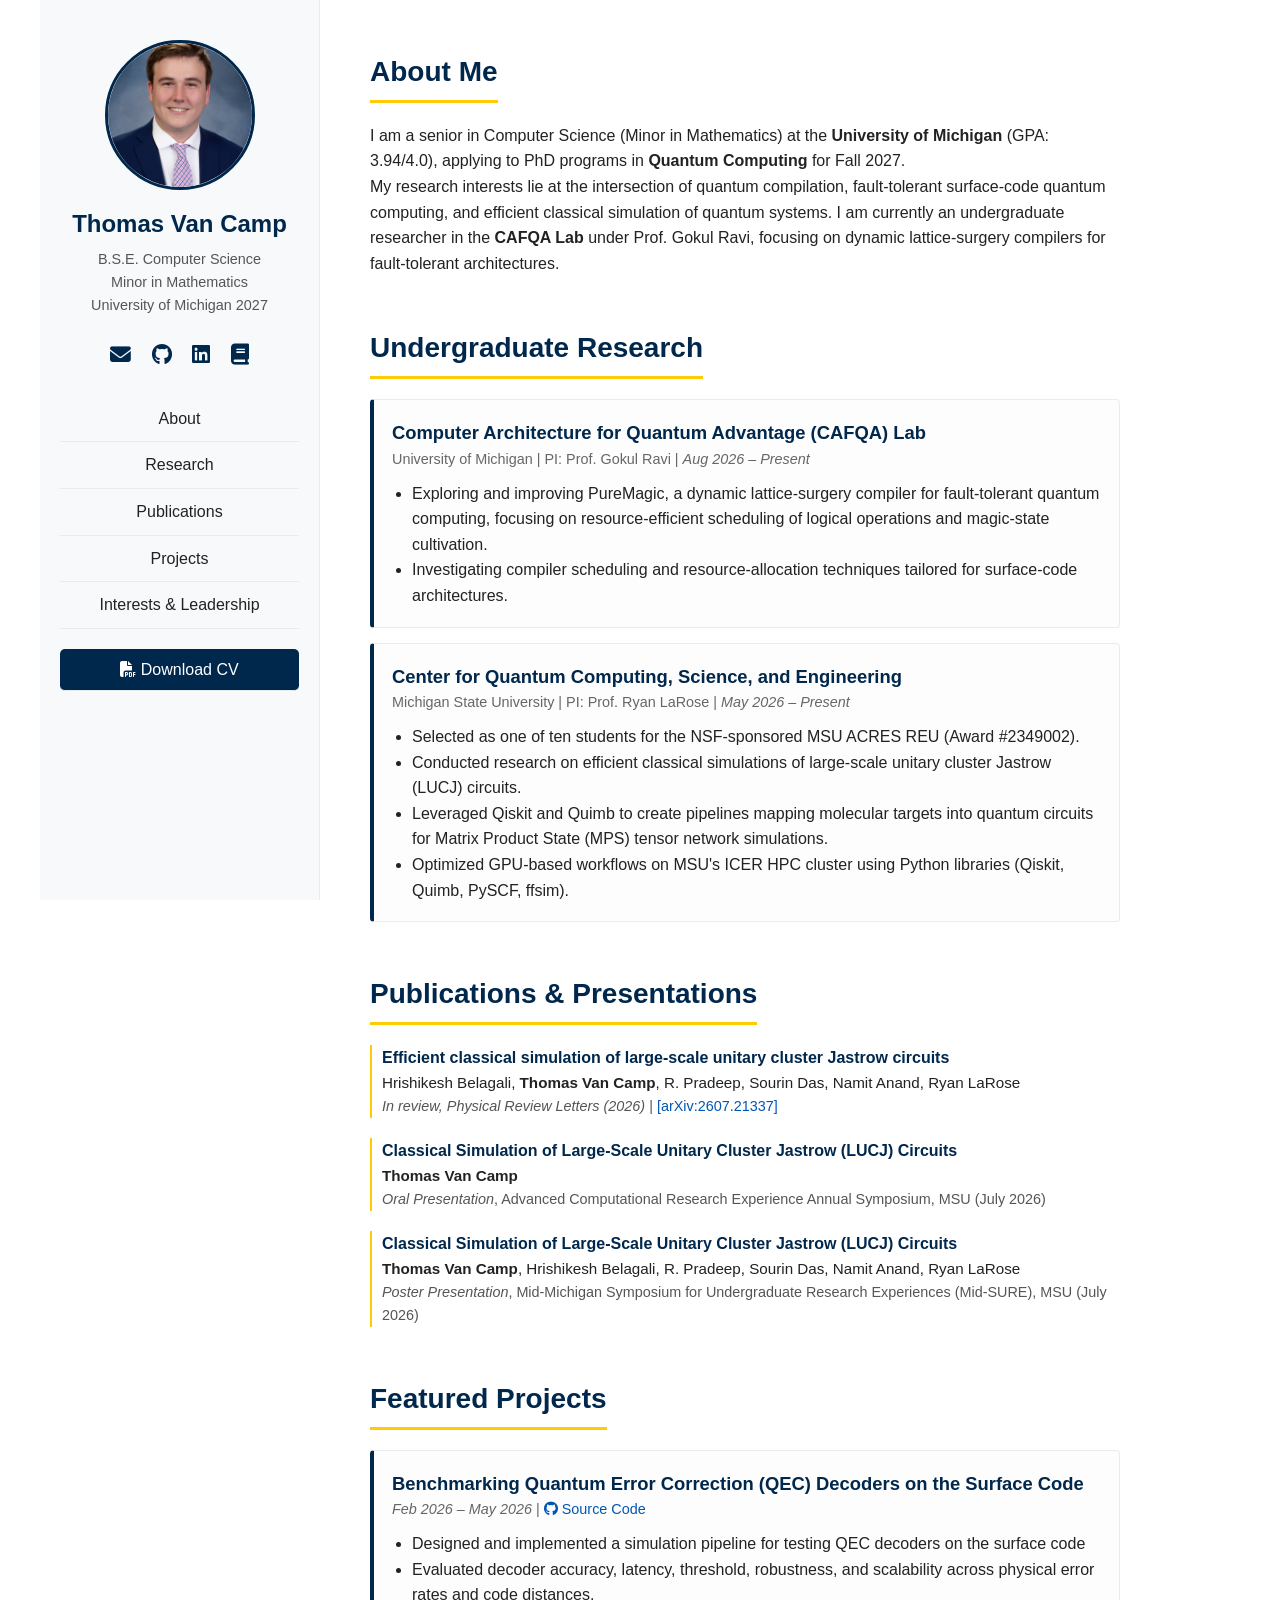
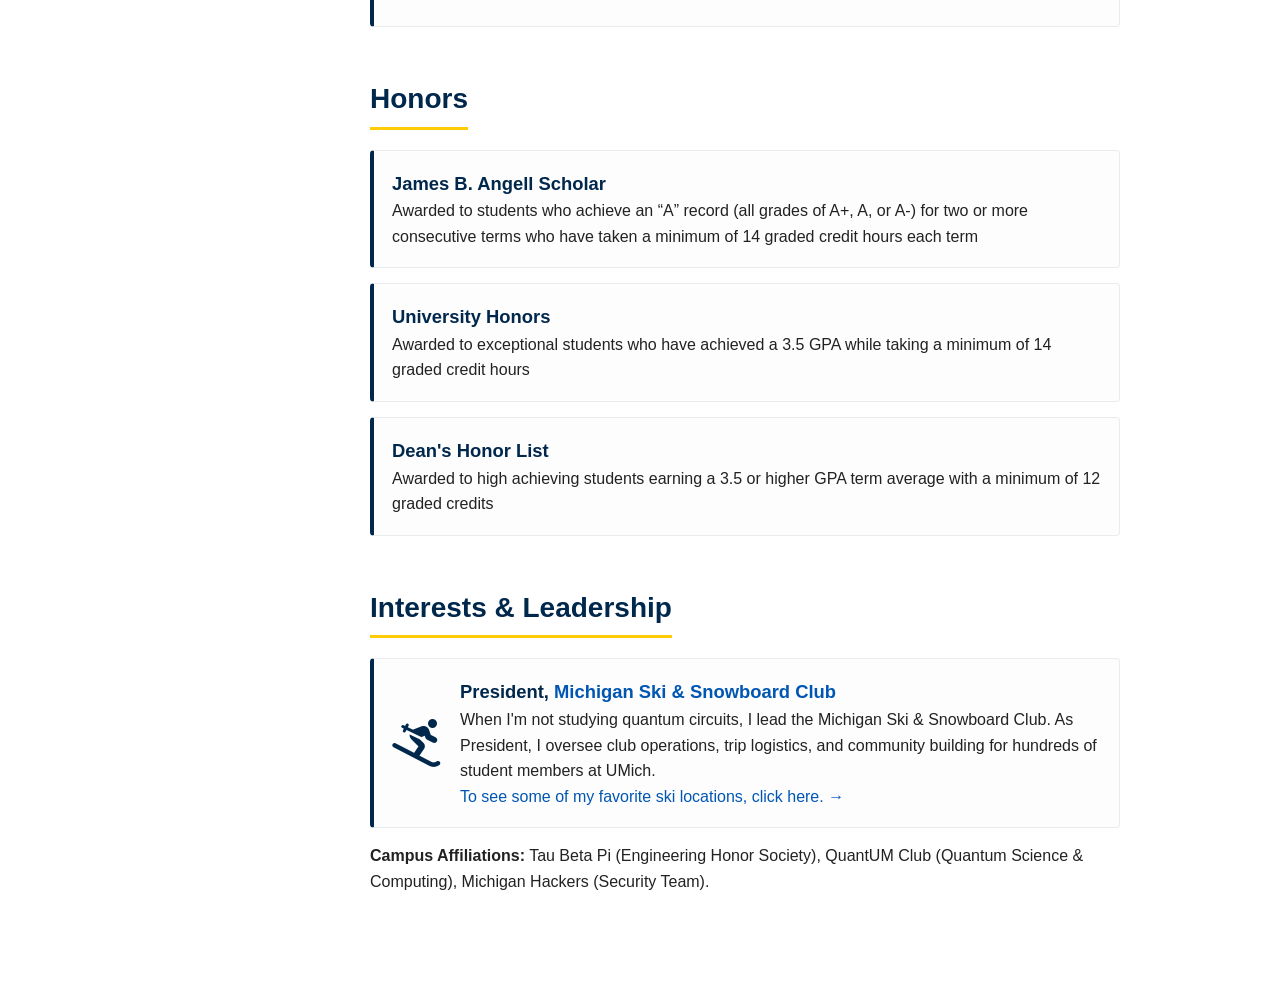
<file: index.html>
<!DOCTYPE html>
<html lang="en">
<head>
    <meta charset="UTF-8">
    <meta name="viewport" content="width=device-width, initial-scale=1.0">
    <title>Thomas Van Camp | Quantum Computing</title>
    <link rel="stylesheet" href="https://cdnjs.cloudflare.com/ajax/libs/font-awesome/6.4.0/css/all.min.css">
    <link rel="stylesheet" href="style.css">
</head>
<body>
    <div class="container">
        <!-- Sidebar Navigation & Profile -->
        <aside class="sidebar">
            <img src="profile.jpg" alt="Thomas Van Camp" class="profile-pic">
            <h1>Thomas Van Camp</h1>
            <p class="bio">B.S.E. Computer Science<br>Minor in Mathematics<br>University of Michigan 2027</p>
            
            <div class="social-icons">
                <a href="mailto:tvancamp@umich.edu" title="Email"><i class="fas fa-envelope"></i></a>
                <a href="https://github.com/tvc04" target="_blank" title="GitHub"><i class="fab fa-github"></i></a>
                <a href="https://linkedin.com/in/thomas-van-camp/" target="_blank" title="LinkedIn"><i class="fab fa-linkedin"></i></a>
                <a href="https://arxiv.org/abs/2607.21337" target="_blank" title="arXiv"><i class="fas fa-book"></i></a>
            </div>
            
            <nav class="nav-menu">
                <a href="#about">About</a>
                <a href="#research">Research</a>
                <a href="#publications">Publications</a>
                <a href="#projects">Projects</a>
                <a href="#interests">Interests & Leadership</a>
                <a href="Thomas Van Camp CV.pdf" target="_blank" class="cv-link"><i class="fas fa-file-pdf"></i> Download CV</a>
            </nav>
        </aside>

        <!-- Main Content -->
        <main class="content">
            <section id="about">
                <h2>About Me</h2>
                <p>I am a senior in Computer Science (Minor in Mathematics) at the <strong>University of Michigan</strong> (GPA: 3.94/4.0), applying to PhD programs in <strong>Quantum Computing</strong> for Fall 2027.</p>
                <p>My research interests lie at the intersection of quantum compilation, fault-tolerant surface-code quantum computing, and efficient classical simulation of quantum systems. I am currently an undergraduate researcher in the <strong>CAFQA Lab</strong> under Prof. Gokul Ravi, focusing on dynamic lattice-surgery compilers for fault-tolerant architectures.</p>
            </section>

            <section id="research">
                <h2>Undergraduate Research</h2>
                
                <div class="card">
                    <h3>Computer Architecture for Quantum Advantage (CAFQA) Lab</h3>
                    <p class="sub-heading">University of Michigan | PI: Prof. Gokul Ravi | <em>Aug 2026 – Present</em></p>
                    <ul>
                        <li>Exploring and improving PureMagic, a dynamic lattice-surgery compiler for fault-tolerant quantum computing, focusing on resource-efficient scheduling of logical operations and magic-state cultivation.</li>
                        <li>Investigating compiler scheduling and resource-allocation techniques tailored for surface-code architectures.</li>
                    </ul>
                </div>

                <div class="card">
                    <h3>Center for Quantum Computing, Science, and Engineering</h3>
                    <p class="sub-heading">Michigan State University | PI: Prof. Ryan LaRose | <em>May 2026 – Present</em></p>
                    <ul>
                        <li>Selected as one of ten students for the NSF-sponsored MSU ACRES REU (Award #2349002).</li>
                        <li>Conducted research on efficient classical simulations of large-scale unitary cluster Jastrow (LUCJ) circuits.</li>
                        <li>Leveraged Qiskit and Quimb to create pipelines mapping molecular targets into quantum circuits for Matrix Product State (MPS) tensor network simulations.</li>
                        <li>Optimized GPU-based workflows on MSU's ICER HPC cluster using Python libraries (Qiskit, Quimb, PySCF, ffsim).</li>
                    </ul>
                </div>
            </section>

            <section id="publications">
                <h2>Publications & Presentations</h2>
                
                <div class="pub-item">
                    <p class="pub-title"><strong>Efficient classical simulation of large-scale unitary cluster Jastrow circuits</strong></p>
                    <p class="authors">Hrishikesh Belagali, <strong>Thomas Van Camp</strong>, R. Pradeep, Sourin Das, Namit Anand, Ryan LaRose</p>
                    <p class="venue"><em>In review, Physical Review Letters (2026)</em> | <a href="https://arxiv.org/abs/2607.21337" target="_blank">[arXiv:2607.21337]</a></p>
                </div>

                <div class="pub-item">
                    <p class="pub-title"><strong>Classical Simulation of Large-Scale Unitary Cluster Jastrow (LUCJ) Circuits</strong></p>
                    <p class="authors"><strong>Thomas Van Camp</strong></p>
                    <p class="venue"><em>Oral Presentation</em>, Advanced Computational Research Experience Annual Symposium, MSU (July 2026)</p>
                </div>

                <div class="pub-item">
                    <p class="pub-title"><strong>Classical Simulation of Large-Scale Unitary Cluster Jastrow (LUCJ) Circuits</strong></p>
                    <p class="authors"><strong>Thomas Van Camp</strong>, Hrishikesh Belagali, R. Pradeep, Sourin Das, Namit Anand, Ryan LaRose</p>
                    <p class="venue"><em>Poster Presentation</em>, Mid-Michigan Symposium for Undergraduate Research Experiences (Mid-SURE), MSU (July 2026)</p>
                </div>
            </section>

            <section id="projects">
                <h2>Featured Projects</h2>
                <div class="card">
                    <h3>Benchmarking Quantum Error Correction (QEC) Decoders on the Surface Code</h3>
                    <p class="sub-heading"><em>Feb 2026 – May 2026</em> | <a href="https://github.com/tvc04/qec_decoding" target="_blank"><i class="fab fa-github"></i> Source Code</a></p>
                    <ul>
                        <li>Designed and implemented a simulation pipeline for testing QEC decoders on the surface code</li>
                        <li>Evaluated decoder accuracy, latency, threshold, robustness, and scalability across physical error rates and code distances.</li>
                    </ul>
                </div>
            </section>

            <section id="honors">
                <h2>Honors</h2>
                <div class="card">
                    <h3>James B. Angell Scholar</h3>
                    <p>Awarded to students who achieve an “A” record (all grades of A+, A, or A-) for two or more consecutive terms who have taken a minimum of 14 graded credit hours each term</p>
                </div>
                <div class="card">
                    <h3>University Honors</h3>
                    <p>Awarded to exceptional students who have achieved a 3.5 GPA while taking a minimum of 14 graded credit hours</p>
                </div>
                <div class="card">
                    <h3>Dean's Honor List</h3>
                    <p>Awarded to high achieving students earning a 3.5 or higher GPA term average with a minimum of 12 graded credits</p>
                </div>
            </section>

            <section id="interests">
                <h2>Interests & Leadership</h2>
                
                <div class="card interest-card">
                    <div class="interest-icon">
                        <i class="fas fa-person-skiing fa-3x"></i>
                    </div>
                    <div>
                        <h3>President, <a href="https://maizepages.umich.edu/organization/skiandsnowboardclub" target="_blank">Michigan Ski & Snowboard Club</a></h3>
                        <p>When I'm not studying quantum circuits, I lead the Michigan Ski & Snowboard Club. As President, I oversee club operations, trip logistics, and community building for hundreds of student members at UMich.</p>
           
            <!-- Link to your new standalone page -->
                        <p><a href="skiing.html" class="btn">To see some of my favorite ski locations, click here. →</a></p>
                    </div>
                </div>

                <p><strong>Campus Affiliations:</strong> Tau Beta Pi (Engineering Honor Society), QuantUM Club (Quantum Science & Computing), Michigan Hackers (Security Team).</p>
            </section>
        </main>
    </div>
</body>
</html>
</file>
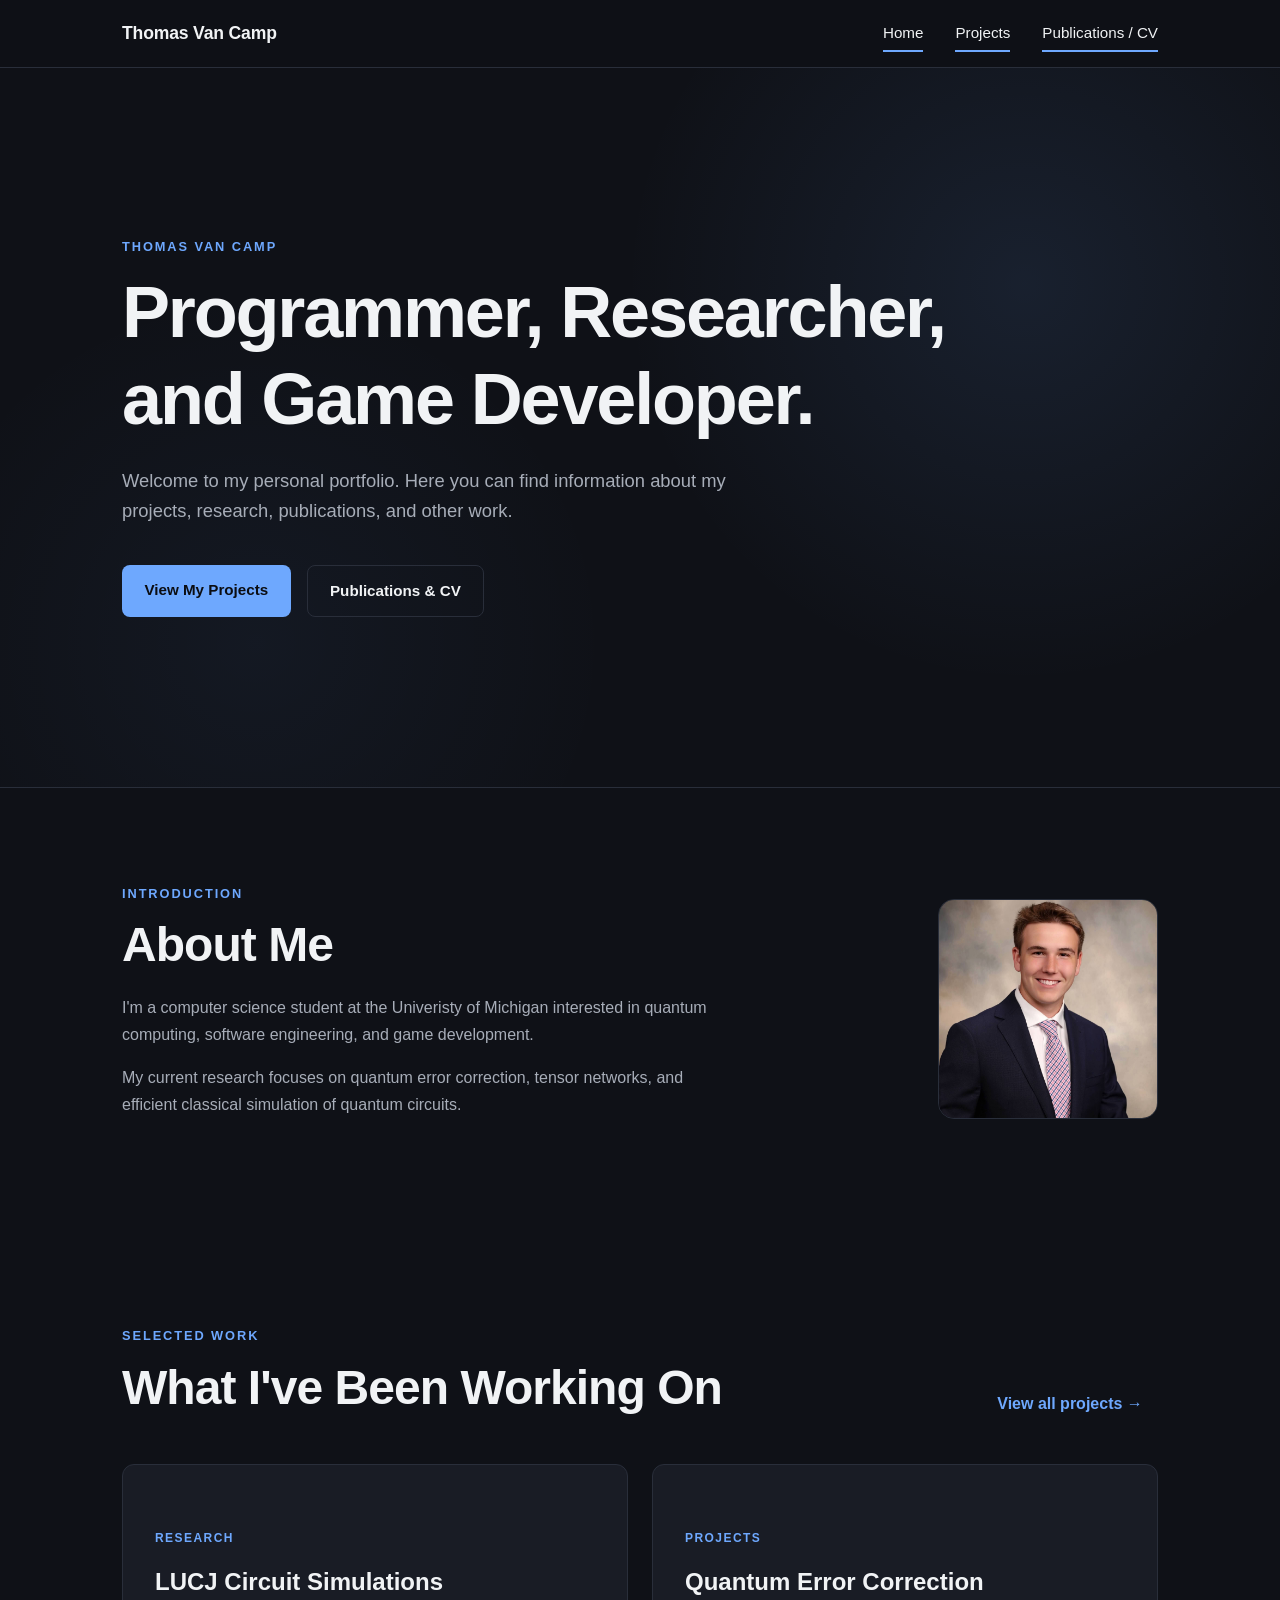
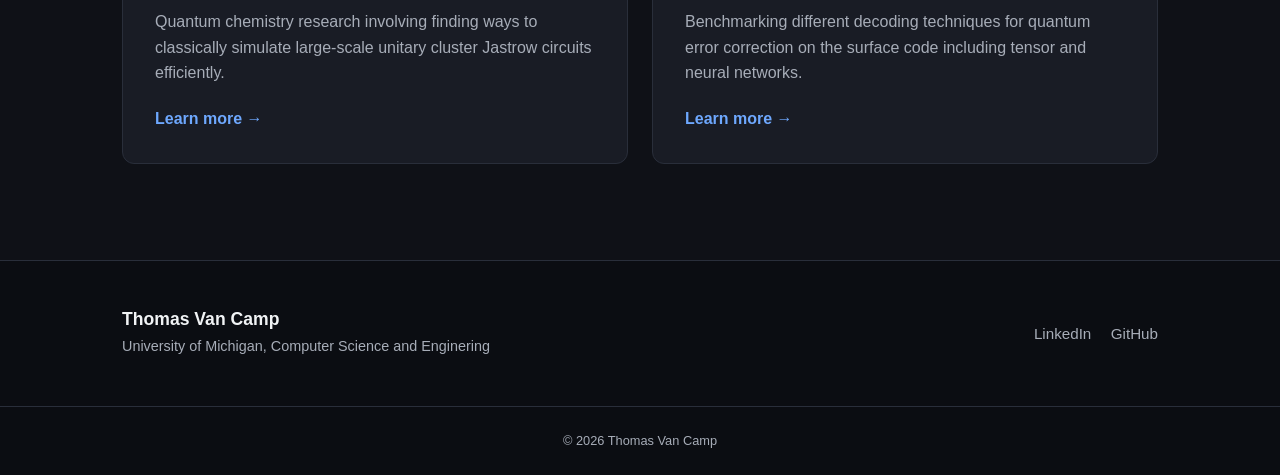
<file: website_draft/index.html>
<!DOCTYPE html>
<html lang="en">
<head>
    <meta charset="UTF-8">
    <meta name="viewport" content="width=device-width, initial-scale=1.0">

    <title>Thomas Van Camp</title>

    <link rel="stylesheet" href="style.css">
</head>

<body>

    <!-- Header / Navigation -->
    <header class="site-header">
        <nav class="navbar">
            <a href="index.html" class="site-name">Thomas Van Camp</a>

            <div class="nav-links">
                <a href="index.html" class="active">Home</a>
                <a href="projects.html" class="active">Projects</a>
                <a href="publications.html" class="active">Publications / CV</a>
            </div>
        </nav>
    </header>


    <!-- Main Content -->
    <main>

        <!-- Hero Section -->
        <section class="hero">
            <div class="hero-content">
                <p class="eyebrow">Thomas Van Camp</p>

                <h1>Programmer, Researcher,<br>and Game Developer.</h1>

                <p class="hero-description">
                    Welcome to my personal portfolio. Here you can find
                    information about my projects, research, publications,
                    and other work.
                </p>

                <div class="hero-buttons">
                    <a href="projects.html" class="button primary">
                        View My Projects
                    </a>

                    <a href="publications.html" class="button secondary">
                        Publications & CV
                    </a>
                </div>
            </div>
        </section>


        <!-- Introduction -->
        <section class="about-section"> 
            <div class="about-content"> 
                <div class="about-text"> 
                    <span class="eyebrow">Introduction</span>
                    <h2>About Me</h2> 
                    <p> 
                        I'm a computer science student at the 
                        Univeristy of Michigan interested 
                        in quantum computing, software 
                        engineering, and game development.
                    </p> 
                    <p> 
                        My current research focuses on 
                        quantum error correction, tensor networks, 
                        and efficient classical simulation of quantum circuits. 
                    </p> 
                </div> 
            
                <div class="about-image"> 
                    <img src="images/headshot/headshot.png" alt="Thomas Van Camp"> 
                </div> 
            </div>
        </section>


        <!-- Featured Work -->
        <section class="featured">
            <div class="section-container">

                <div class="section-heading">
                    <div>
                        <p class="eyebrow">Selected Work</p>
                        <h2>What I've Been Working On</h2>
                    </div>

                    <a href="projects.html" class="text-link">
                        View all projects →
                    </a>
                </div>

                <div class="project-preview">

                    <div class="project-card">
                        <div class="project-card-content">
                            <p class="project-type">Research</p>

                            <h3>LUCJ Circuit Simulations</h3>

                            <p>
                                Quantum chemistry research involving finding 
                                ways to classically simulate large-scale 
                                unitary cluster Jastrow circuits efficiently.
                            </p>

                            <a href="publications.html#lucj" class="text-link">
                                Learn more →
                            </a>
                        </div>
                    </div>

                    <div class="project-card">
                        <div class="project-card-content">
                            <p class="project-type">Projects</p>

                            <h3>Quantum Error Correction</h3>

                            <p>
                                Benchmarking different decoding techniques 
                                for quantum error correction on the surface code
                                including tensor and neural networks.
                            </p>

                            <a href="projects.html#surface-code" class="text-link">
                                Learn more →
                            </a>
                        </div>
                    </div>

                </div>

            </div>
        </section>

    </main>


    <!-- Footer -->
    <footer class="site-footer">
        <div class="footer-content">

            <div class="footer-name">
                <h3>Thomas Van Camp</h3>
                <p>University of Michigan, Computer Science and Enginering</p>
            </div>

            <div class="footer-links">
                <a
                    href="https://www.linkedin.com/in/thomas-van-camp/"
                    target="_blank"
                    rel="noopener noreferrer"
                >
                    LinkedIn
                </a>
                <a
                    href="https://github.com/tvc04/"
                    target="_blank"
                    rel="noopener noreferrer"
                >
                    GitHub
                </a>
            </div>

        </div>

        <div class="footer-bottom">
            <p>© 2026 Thomas Van Camp</p>
        </div>
    </footer>

</body>
</html>
</file>
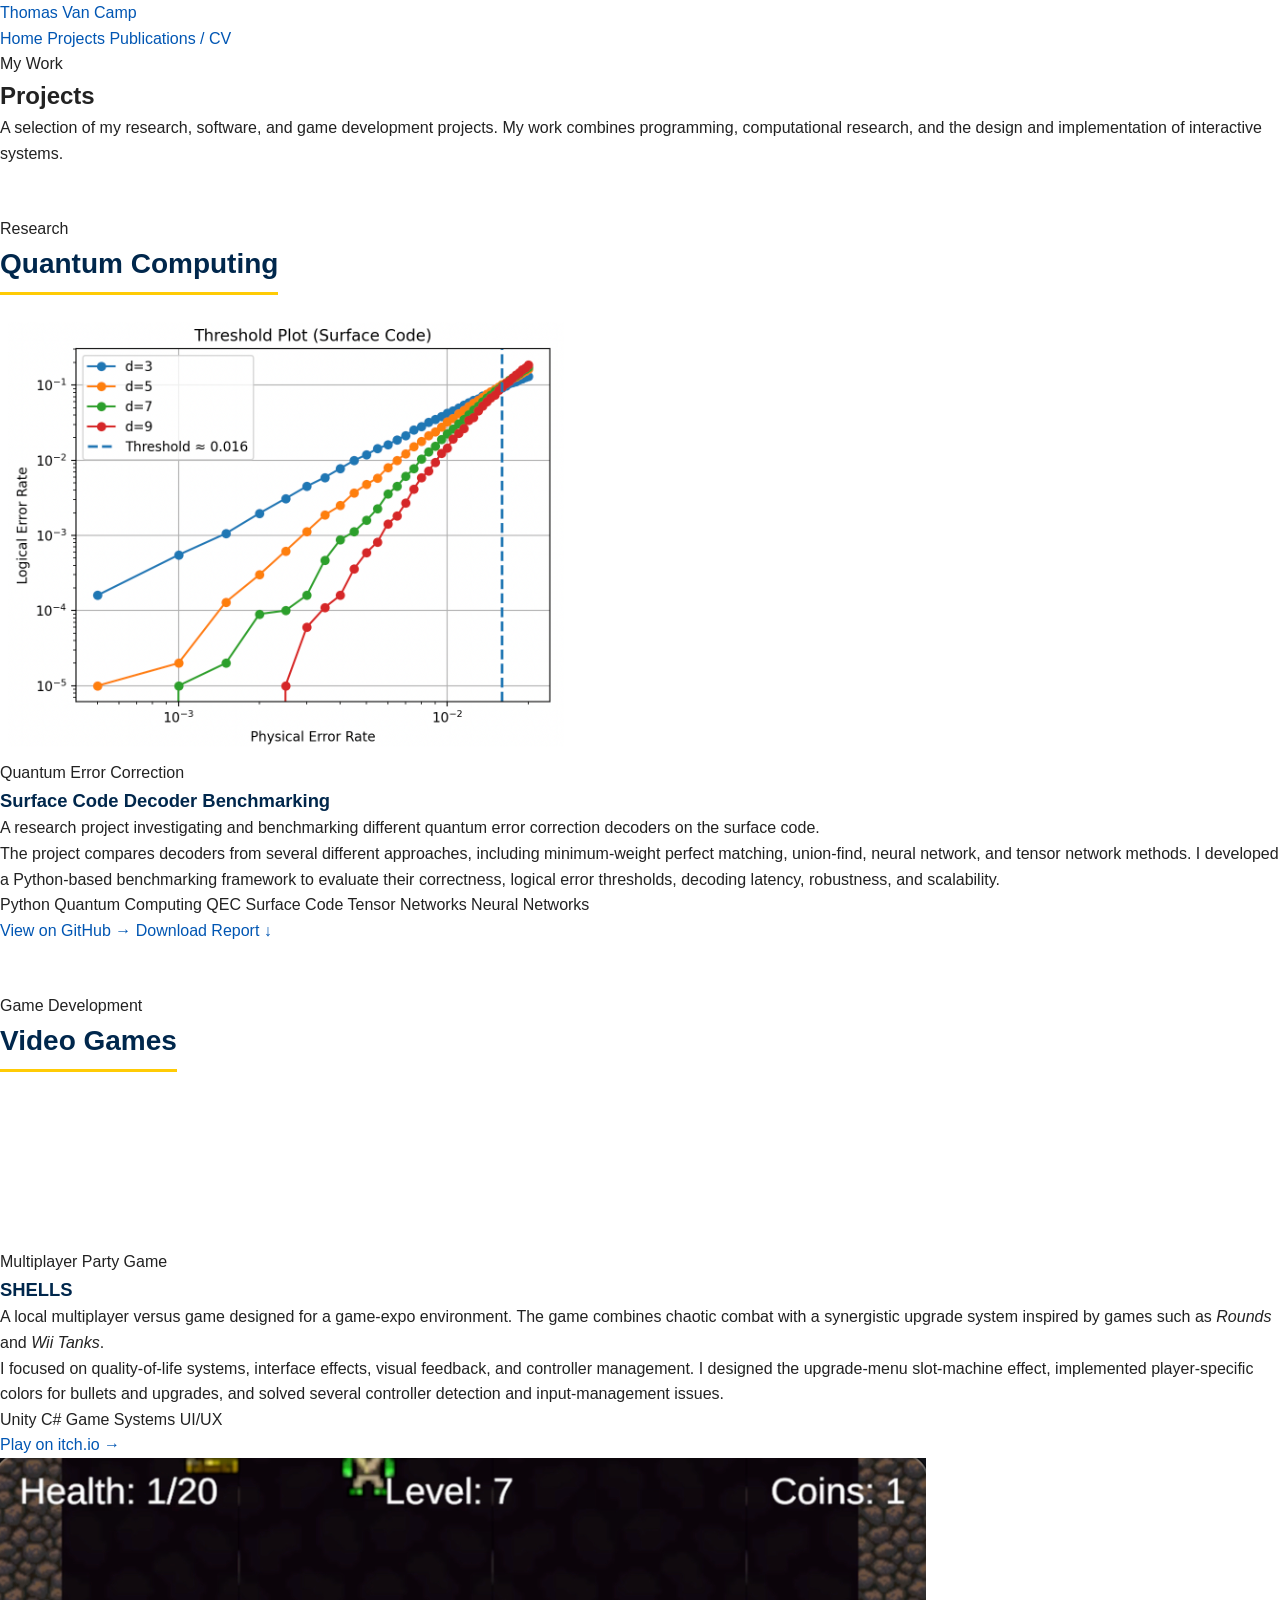
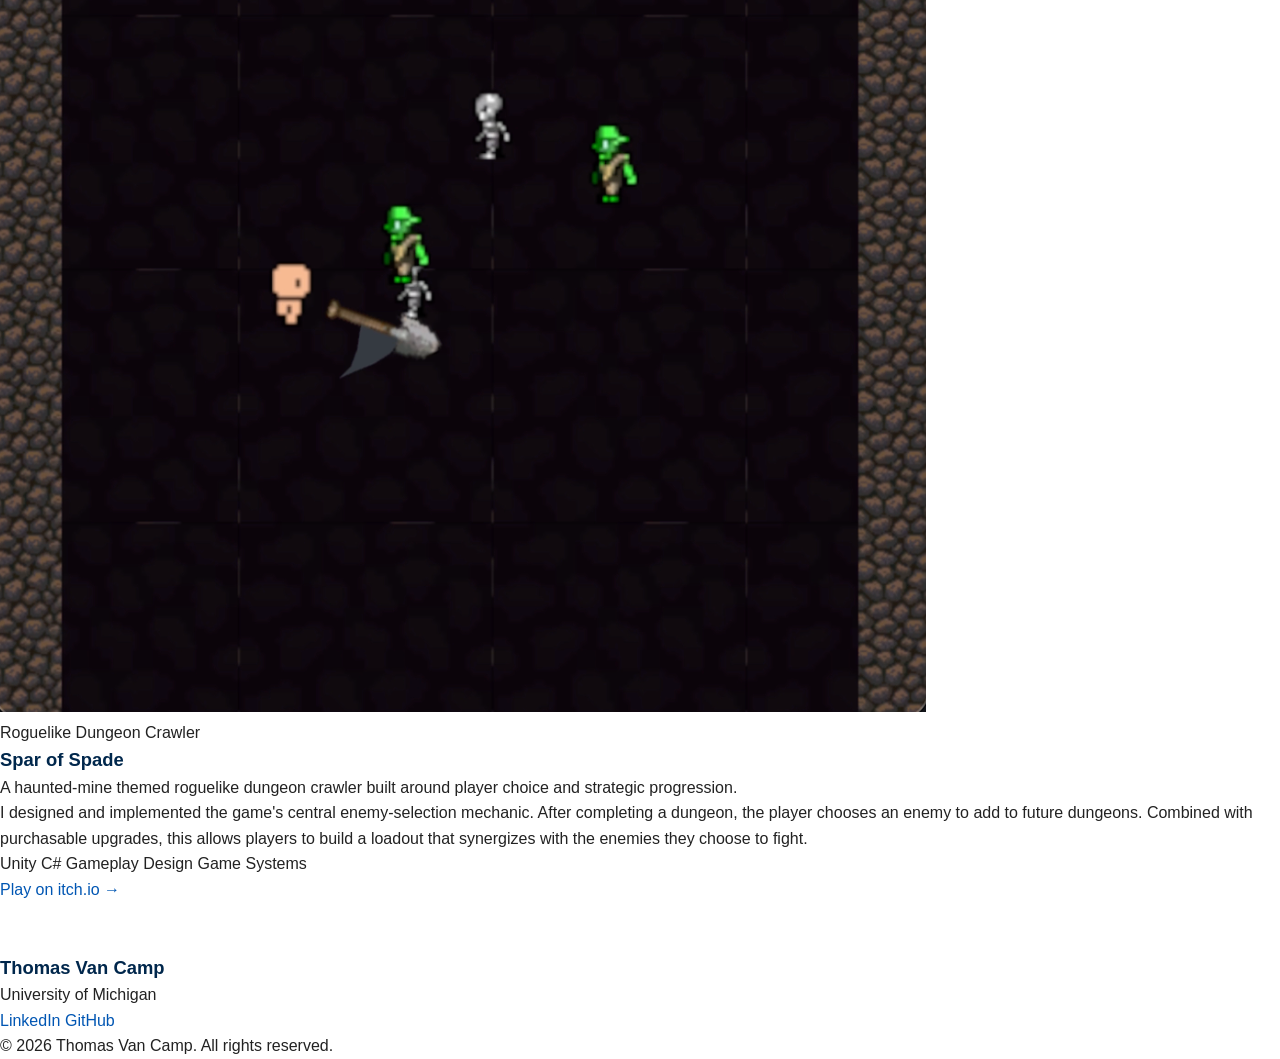
<file: projects.html>
<!DOCTYPE html>
<html lang="en">
<head>
    <meta charset="UTF-8">
    <meta name="viewport" content="width=device-width, initial-scale=1.0">

    <title>Projects | Thomas Van Camp</title>

    <link rel="stylesheet" href="style.css">
</head>

<body>

    <!-- Header / Navigation -->
    <header class="site-header">
        <nav class="navbar">
            <a href="index.html" class="site-name">Thomas Van Camp</a>

            <div class="nav-links">
                <a href="index.html">Home</a>
                <a href="projects.html" class="active">Projects</a>
                <a href="publications.html">Publications / CV</a>
            </div>
        </nav>
    </header>


    <!-- Main Content -->
    <main>

        <!-- Page Introduction -->
        <section class="page-hero">
            <div class="section-container">
                <p class="eyebrow">My Work</p>

                <h1>Projects</h1>

                <p class="page-description">
                    A selection of my research, software, and game development
                    projects. My work combines programming, computational
                    research, and the design and implementation of interactive
                    systems.
                </p>
            </div>
        </section>


        <!-- Research Projects -->
        <section class="projects-section">
            <div class="section-container">

                <div class="section-heading-simple">
                    <p class="eyebrow">Research</p>
                    <h2>Quantum Computing</h2>
                </div>


                <!-- Surface Code Project -->
                <article class="project project-featured" id="surface-code">

                    <div class="project-image">
                        <img src="images/surface-code/threshold.png"
                            alt="Surface code decoder benchmarking results">
                    </div>

                    <div class="project-info">

                        <p class="project-type">
                            Quantum Error Correction
                        </p>

                        <h3>
                            Surface Code Decoder Benchmarking
                        </h3>

                        <p>
                            A research project investigating and benchmarking
                            different quantum error correction decoders on
                            the surface code.
                        </p>

                        <p>
                            The project compares decoders from several
                            different approaches, including minimum-weight
                            perfect matching, union-find, neural network,
                            and tensor network methods. I developed a
                            Python-based benchmarking framework to evaluate
                            their correctness, logical error thresholds,
                            decoding latency, robustness, and scalability.
                        </p>

                        <div class="project-tags">
                            <span>Python</span>
                            <span>Quantum Computing</span>
                            <span>QEC</span>
                            <span>Surface Code</span>
                            <span>Tensor Networks</span>
                            <span>Neural Networks</span>
                        </div>

                        <a href="https://github.com/tvc04/qec_decoding"
                           class="text-link"
                           target="_blank"
                           rel="noopener noreferrer">
                            View on GitHub →
                        </a>

                        <a
                            href="Benchmarking Quantum Error Correction Decoders on the Surface Code.pdf"
                            class="button primary"
                            download
                        >
                            Download Report ↓
                        </a>

                    </div>

                </article>

            </div>
        </section>


        <!-- Game Development -->
        <section class="projects-section projects-games">

            <div class="section-container">

                <div class="section-heading-simple">
                    <p class="eyebrow">Game Development</p>
                    <h2>Video Games</h2>
                </div>


                <div class="game-projects">


                    <!-- SHELLS -->
                    <article class="game-project" id="shells">

                        <div class="project-image video-container">
                            <iframe src="https://www.youtube.com/embed/dbX4ZCwov9U" 
                                title="SHELLS Gameplay" 
                                frameborder="0" 
                                allow="accelerometer; autoplay; clipboard-write; encrypted-media; 
                                gyroscope; picture-in-picture; web-share" 
                                allowfullscreen> 
                            </iframe> 
                        </div>

                        <div class="game-info">

                            <p class="project-type">
                                Multiplayer Party Game
                            </p>

                            <h3>SHELLS</h3>

                            <p>
                                A local multiplayer versus game designed for
                                a game-expo environment. The game combines
                                chaotic combat with a synergistic upgrade
                                system inspired by games such as
                                <em>Rounds</em> and <em>Wii Tanks</em>.
                            </p>

                            <p>
                                I focused on quality-of-life systems,
                                interface effects, visual feedback, and
                                controller management. I designed the
                                upgrade-menu slot-machine effect, implemented
                                player-specific colors for bullets and
                                upgrades, and solved several controller
                                detection and input-management issues.
                            </p>

                            <div class="project-tags">
                                <span>Unity</span>
                                <span>C#</span>
                                <span>Game Systems</span>
                                <span>UI/UX</span>
                            </div>

                            <a
                                href="https://erikpaa.itch.io/shells"
                                class="text-link"
                                target="_blank"
                                rel="noopener noreferrer"
                            >
                                Play on itch.io →
                            </a>

                        </div>

                    </article>


                    <!-- Spar of Spade -->
                    <article class="game-project" id="spar-of-spade">

                        <div class="game-image">

                            <img src="images/spar-of-spade/spar.png"
                                alt="Spar of Spade gameplay">
                        
                            </div>

                        <div class="game-info">

                            <p class="project-type">
                                Roguelike Dungeon Crawler
                            </p>

                            <h3>Spar of Spade</h3>

                            <p>
                                A haunted-mine themed roguelike dungeon
                                crawler built around player choice and
                                strategic progression.
                            </p>

                            <p>
                                I designed and implemented the game's central
                                enemy-selection mechanic. After completing a
                                dungeon, the player chooses an enemy to add
                                to future dungeons. Combined with purchasable
                                upgrades, this allows players to build a
                                loadout that synergizes with the enemies they
                                choose to fight.
                            </p>

                            <div class="project-tags">
                                <span>Unity</span>
                                <span>C#</span>
                                <span>Gameplay Design</span>
                                <span>Game Systems</span>
                            </div>

                            <a
                                href="https://tommyvc04.itch.io/spar-of-spade"
                                class="text-link"
                                target="_blank"
                                rel="noopener noreferrer"
                            >
                                Play on itch.io →
                            </a>

                        </div>

                    </article>


                </div>

            </div>

        </section>

    </main>


    <!-- Footer -->
    <footer class="site-footer">
        <div class="footer-content">

            <div class="footer-name">
                <h3>Thomas Van Camp</h3>
                <p>University of Michigan</p>
            </div>

            <div class="footer-links">
                <a
                    href="https://www.linkedin.com/"
                    target="_blank"
                    rel="noopener noreferrer"
                >
                    LinkedIn
                </a>
                <a
                    href="https://github.com/tvc04/"
                    target="_blank"
                    rel="noopener noreferrer"
                >
                    GitHub
                </a>
            </div>

        </div>

        <div class="footer-bottom">
            <p>© 2026 Thomas Van Camp. All rights reserved.</p>
        </div>
    </footer>

</body>
</html>
</file>
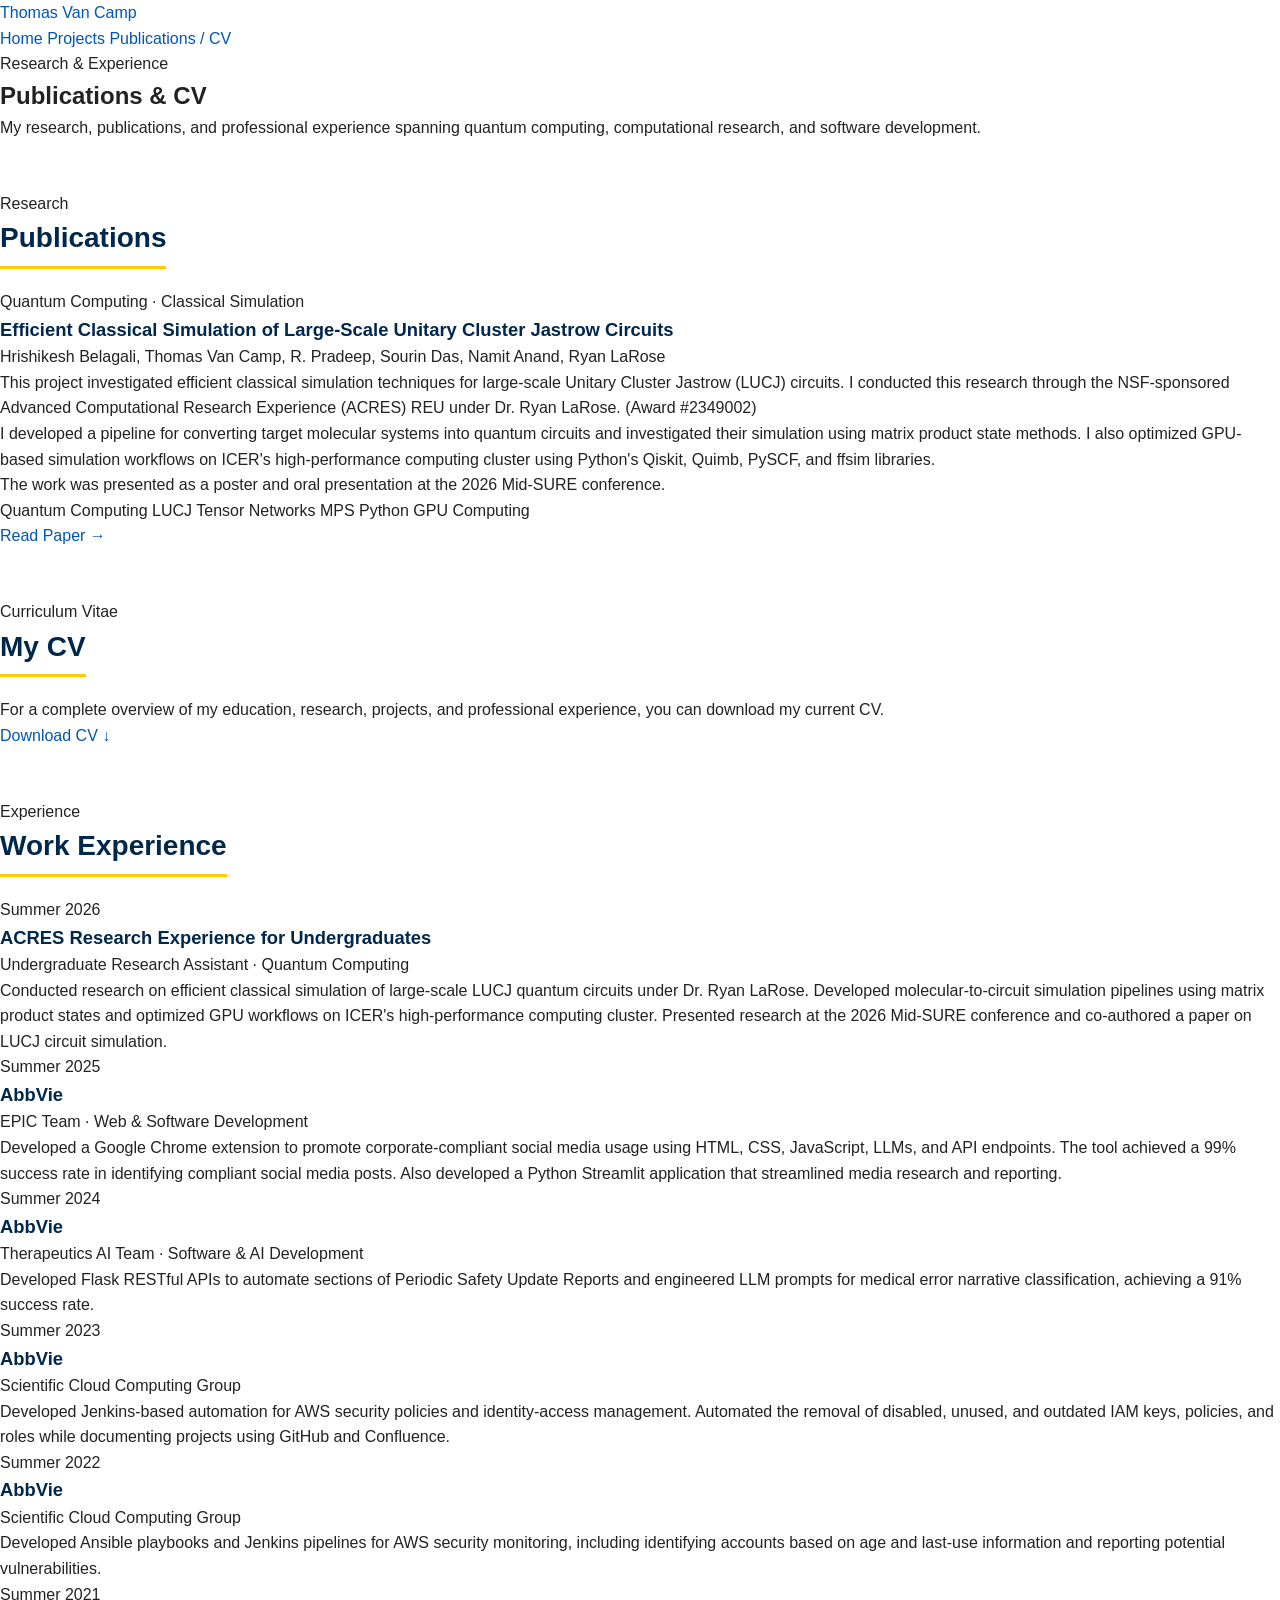
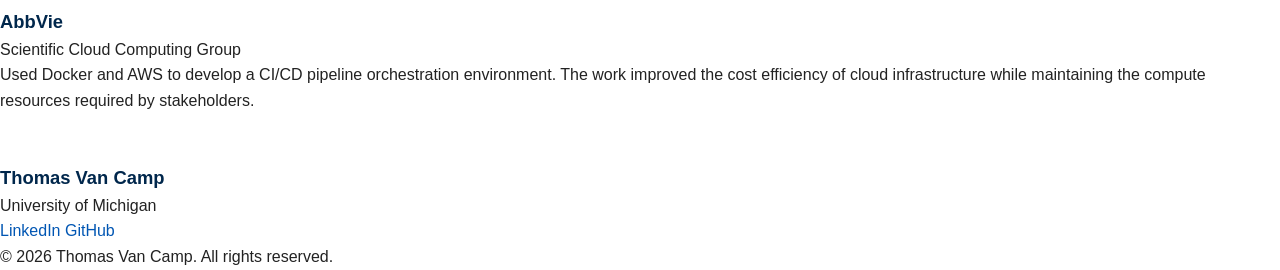
<file: publications.html>
<!DOCTYPE html>
<html lang="en">
<head>
    <meta charset="UTF-8">
    <meta name="viewport" content="width=device-width, initial-scale=1.0">

    <title>Publications & CV | Thomas Van Camp</title>

    <link rel="stylesheet" href="style.css">
</head>

<body>

    <!-- Header / Navigation -->
    <header class="site-header">
        <nav class="navbar">
            <a href="index.html" class="site-name">Thomas Van Camp</a>

            <div class="nav-links">
                <a href="index.html">Home</a>
                <a href="projects.html">Projects</a>
                <a href="publications.html" class="active">
                    Publications / CV
                </a>
            </div>
        </nav>
    </header>


    <!-- Main Content -->
    <main>

        <!-- Page Introduction -->
        <section class="page-hero">
            <div class="section-container">
                <p class="eyebrow">Research & Experience</p>

                <h1>Publications & CV</h1>

                <p class="page-description">
                    My research, publications, and professional experience
                    spanning quantum computing, computational research, 
                    and software development.
                </p>
            </div>
        </section>


        <!-- Publications -->
        <section class="projects-section">
            <div class="section-container">

                <div class="section-heading-simple">
                    <p class="eyebrow">Research</p>
                    <h2>Publications</h2>
                </div>


                <!-- LUCJ Publication -->
                <article class="publication-featured" id="lucj">

                    <div class="publication-content">

                        <p class="project-type">
                            Quantum Computing · Classical Simulation
                        </p>

                        <h3>
                            Efficient Classical Simulation of Large-Scale
                            Unitary Cluster Jastrow Circuits

                        </h3>
                        <p class="publication-authors">
                            Hrishikesh Belagali, Thomas Van Camp, R. Pradeep, Sourin Das, Namit Anand, Ryan LaRose
                        </p>

                        <p>
                            This project investigated efficient classical simulation
                            techniques for large-scale Unitary Cluster Jastrow (LUCJ) circuits. 
                            I conducted this research through the NSF-sponsored
                            Advanced Computational Research Experience
                            (ACRES) REU under Dr. Ryan LaRose. (Award #2349002)
                        </p>

                        <p>
                            I developed a pipeline for converting target
                            molecular systems into quantum circuits and
                            investigated their simulation using matrix product
                            state methods. I also optimized GPU-based
                            simulation workflows on ICER's high-performance
                            computing cluster using Python's Qiskit, Quimb,
                            PySCF, and ffsim libraries.
                        </p>

                        <p>
                            The work was presented as a poster and oral
                            presentation at the 2026 Mid-SURE conference.
                        </p>

                        <div class="project-tags">
                            <span>Quantum Computing</span>
                            <span>LUCJ</span>
                            <span>Tensor Networks</span>
                            <span>MPS</span>
                            <span>Python</span>
                            <span>GPU Computing</span>
                        </div>

                        <div class="publication-links">

                            <a href="https://arxiv.org/abs/2607.21337"
                               class="text-link"
                               target="_blank"
                               rel="noopener noreferrer"
                            >
                                Read Paper →
                            </a>

                        </div>

                    </div>

                </article>

            </div>
        </section>


        <!-- CV -->
        <section class="cv-section" id="cv">

            <div class="section-container">

                <div class="cv-card">

                    <div>
                        <p class="eyebrow">Curriculum Vitae</p>

                        <h2>My CV</h2>

                        <p>
                            For a complete overview of my education,
                            research, projects, and professional experience,
                            you can download my current CV.
                        </p>
                    </div>

                    <a
                        href="Thomas_Van_Camp_CV.pdf"
                        class="button primary"
                        download
                    >
                        Download CV ↓
                    </a>

                </div>

            </div>

        </section>


        <!-- Work Experience -->
        <section class="experience-section" id="work">

            <div class="section-container">

                <div class="section-heading-simple">
                    <p class="eyebrow">Experience</p>
                    <h2>Work Experience</h2>
                </div>


                <div class="experience-list">


                    <!-- ACRES REU -->
                    <article class="experience-item">

                        <div class="experience-date">
                            Summer 2026
                        </div>

                        <div class="experience-content">

                            <h3>
                                ACRES Research Experience for Undergraduates
                            </h3>

                            <p class="experience-role">
                                Undergraduate Research Assistant · Quantum Computing
                            </p>

                            <p>
                                Conducted research on efficient classical
                                simulation of large-scale LUCJ quantum
                                circuits under Dr. Ryan LaRose. Developed
                                molecular-to-circuit simulation pipelines
                                using matrix product states and optimized
                                GPU workflows on ICER's high-performance
                                computing cluster. Presented research at the
                                2026 Mid-SURE conference and co-authored a paper
                                on LUCJ circuit simulation.
                            </p>

                        </div>

                    </article>


                    <!-- AbbVie 2025 -->
                    <article class="experience-item">

                        <div class="experience-date">
                            Summer 2025
                        </div>

                        <div class="experience-content">

                            <h3>AbbVie</h3>

                            <p class="experience-role">
                                EPIC Team · Web & Software Development
                            </p>

                            <p>
                                Developed a Google Chrome extension to promote
                                corporate-compliant social media usage using
                                HTML, CSS, JavaScript, LLMs, and API endpoints.
                                The tool achieved a 99% success rate in
                                identifying compliant social media posts.
                                Also developed a Python Streamlit application
                                that streamlined media research and reporting.
                            </p>

                        </div>

                    </article>


                    <!-- AbbVie 2024 -->
                    <article class="experience-item">

                        <div class="experience-date">
                            Summer 2024
                        </div>

                        <div class="experience-content">

                            <h3>AbbVie</h3>

                            <p class="experience-role">
                                Therapeutics AI Team · Software & AI Development
                            </p>

                            <p>
                                Developed Flask RESTful APIs to automate
                                sections of Periodic Safety Update Reports
                                and engineered LLM prompts for medical error
                                narrative classification, achieving a 91%
                                success rate.
                            </p>

                        </div>

                    </article>


                    <!-- AbbVie 2023 -->
                    <article class="experience-item">

                        <div class="experience-date">
                            Summer 2023
                        </div>

                        <div class="experience-content">

                            <h3>AbbVie</h3>

                            <p class="experience-role">
                                Scientific Cloud Computing Group
                            </p>

                            <p>
                                Developed Jenkins-based automation for AWS
                                security policies and identity-access
                                management. Automated the removal of disabled,
                                unused, and outdated IAM keys, policies, and
                                roles while documenting projects using GitHub
                                and Confluence.
                            </p>

                        </div>

                    </article>


                    <!-- AbbVie 2022 -->
                    <article class="experience-item">

                        <div class="experience-date">
                            Summer 2022
                        </div>

                        <div class="experience-content">

                            <h3>AbbVie</h3>

                            <p class="experience-role">
                                Scientific Cloud Computing Group
                            </p>

                            <p>
                                Developed Ansible playbooks and Jenkins
                                pipelines for AWS security monitoring,
                                including identifying accounts based on
                                age and last-use information and reporting
                                potential vulnerabilities.
                            </p>

                        </div>

                    </article>


                    <!-- AbbVie 2021 -->
                    <article class="experience-item">

                        <div class="experience-date">
                            Summer 2021
                        </div>

                        <div class="experience-content">

                            <h3>AbbVie</h3>

                            <p class="experience-role">
                                Scientific Cloud Computing Group
                            </p>

                            <p>
                                Used Docker and AWS to develop a CI/CD pipeline
                                orchestration environment. The work improved
                                the cost efficiency of cloud infrastructure
                                while maintaining the compute resources
                                required by stakeholders.
                            </p>

                        </div>

                    </article>


                </div>

            </div>

        </section>

    </main>


    <!-- Footer -->
    <footer class="site-footer">
        <div class="footer-content">

            <div class="footer-name">
                <h3>Thomas Van Camp</h3>
                <p>University of Michigan</p>
            </div>

            <div class="footer-links">
                <a
                    href="https://www.linkedin.com/"
                    target="_blank"
                    rel="noopener noreferrer"
                >
                    LinkedIn
                </a>
                <a
                    href="https://github.com/tvc04/"
                    target="_blank"
                    rel="noopener noreferrer"
                >
                    GitHub
                </a>
            </div>

        </div>

        <div class="footer-bottom">
            <p>© 2026 Thomas Van Camp. All rights reserved.</p>
        </div>
    </footer>

</body>
</html>
</file>
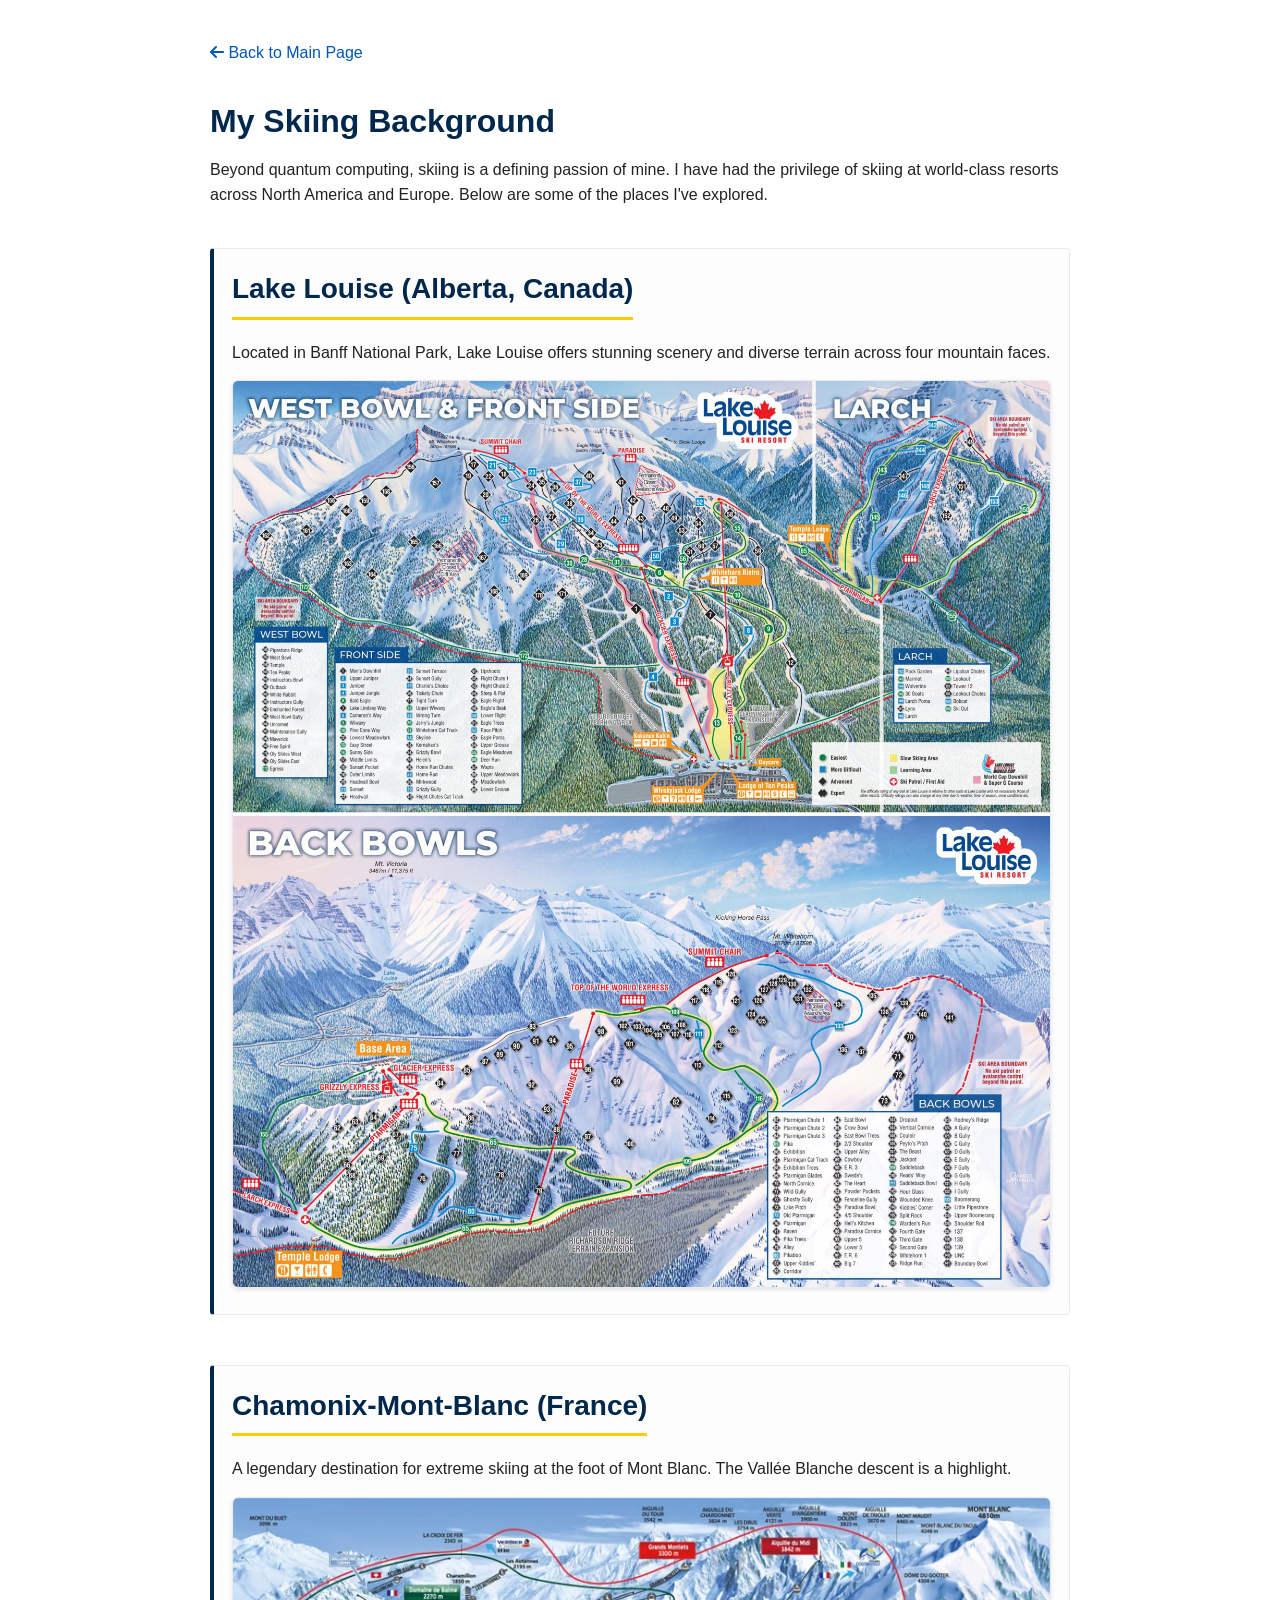
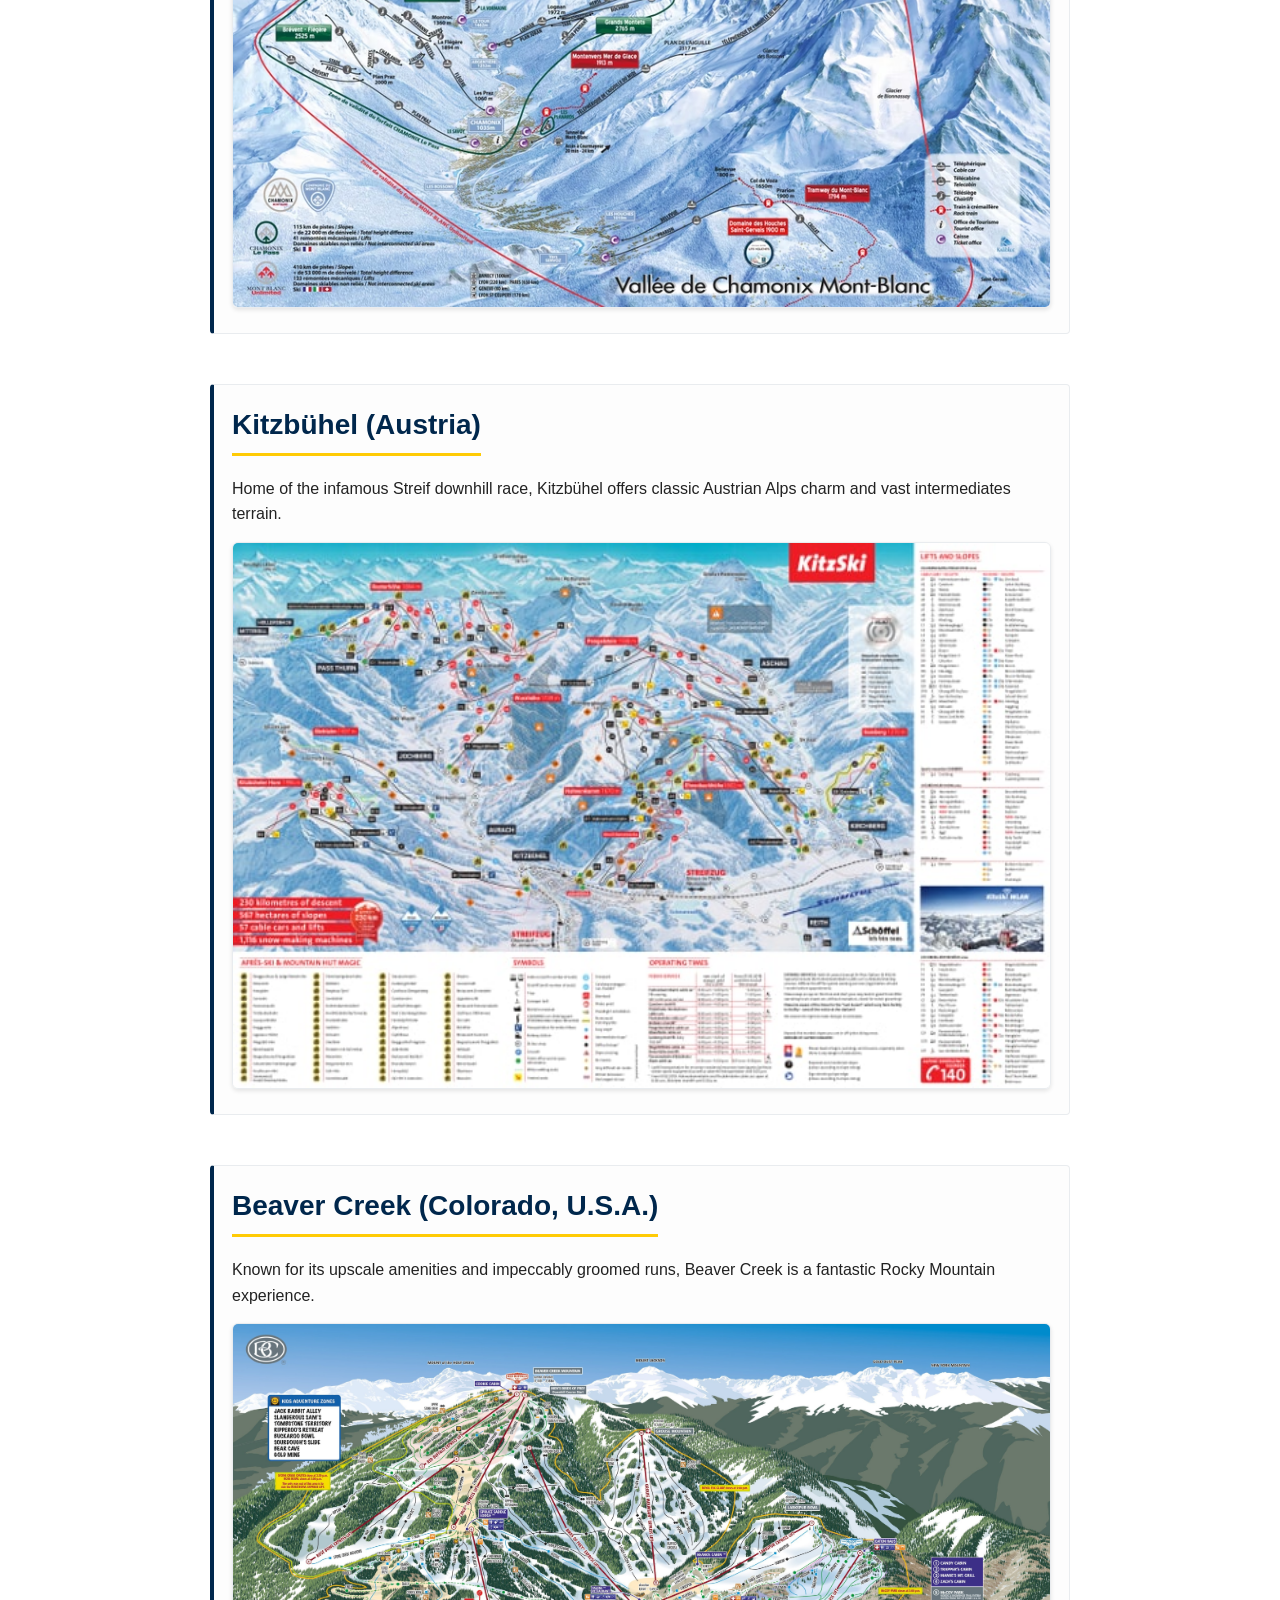
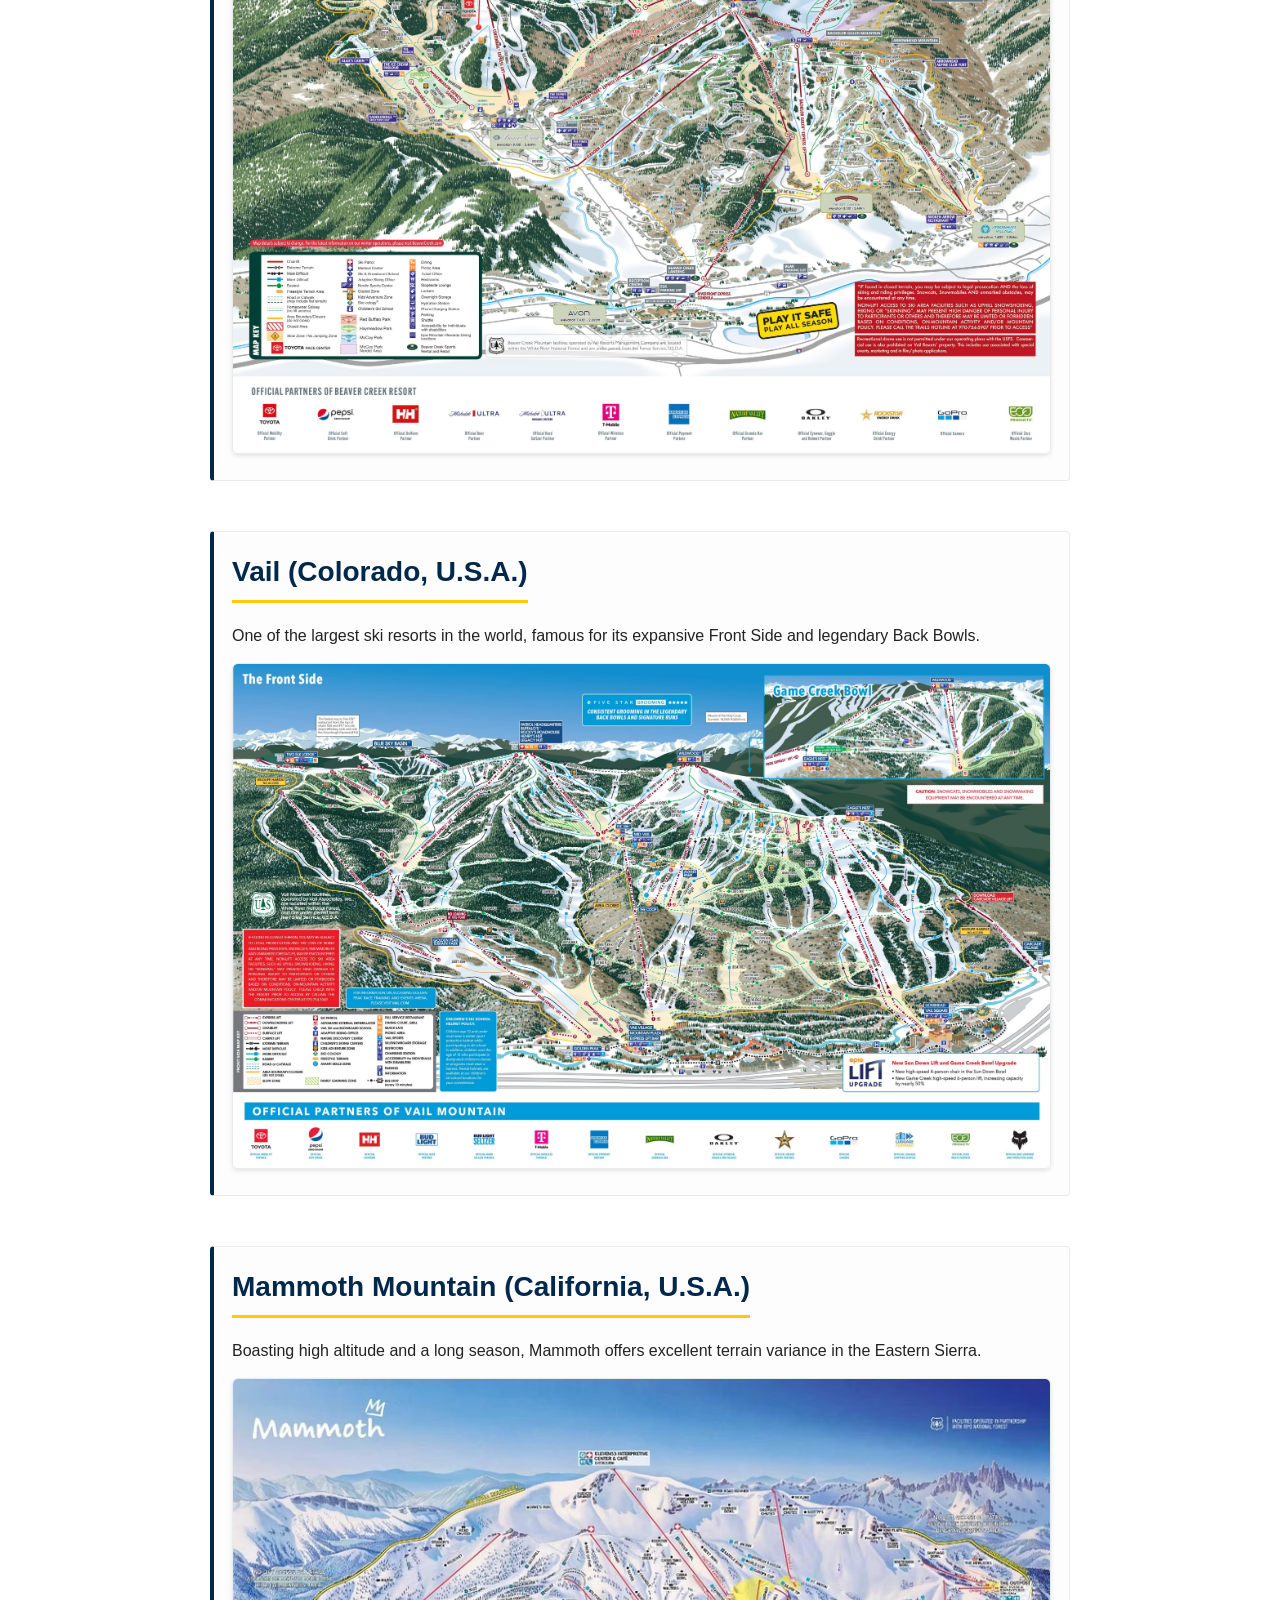
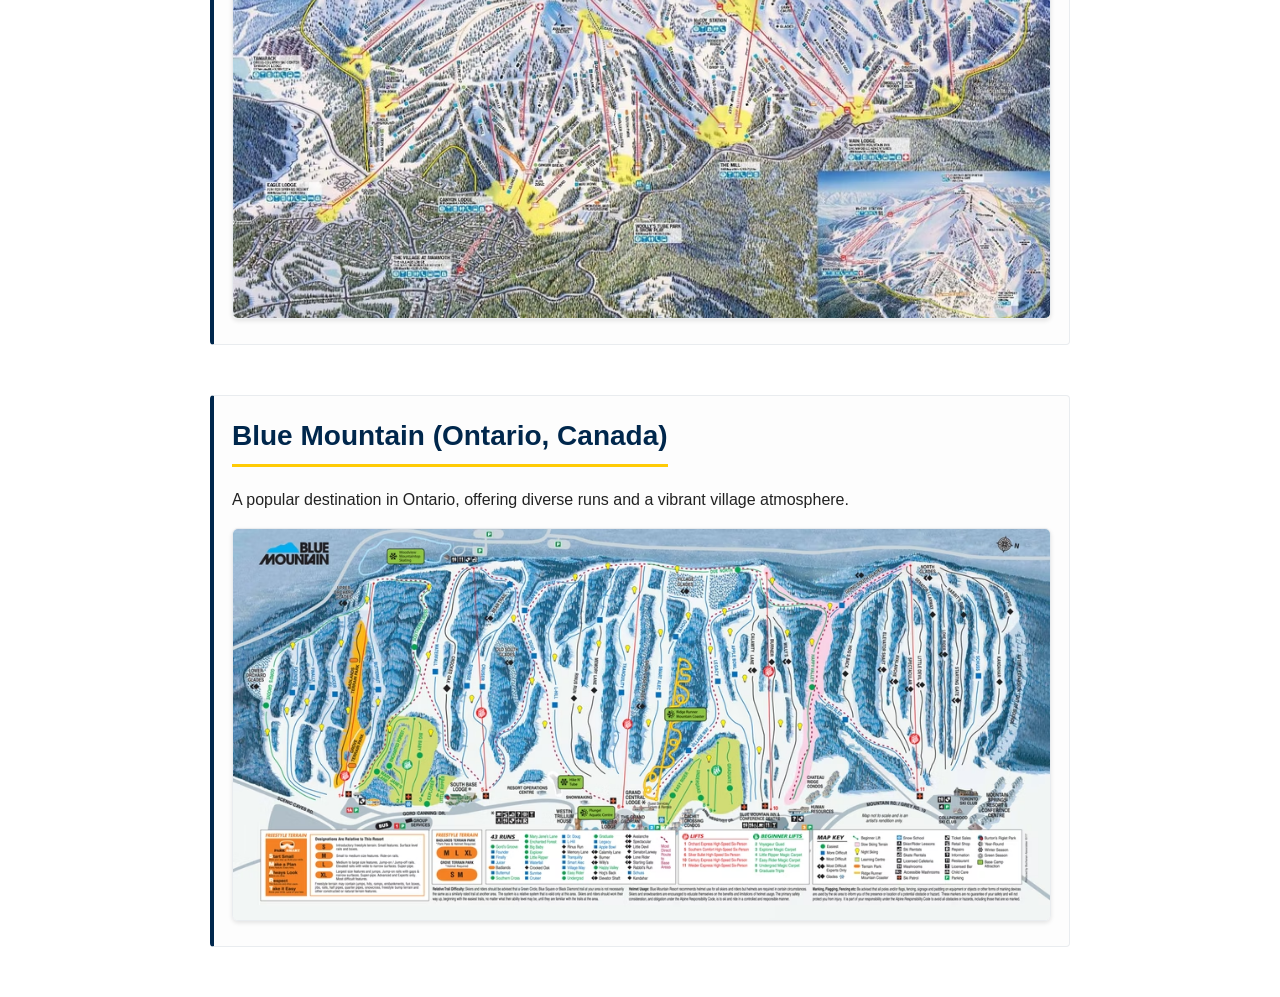
<file: skiing.html>
<!DOCTYPE html>
<html lang="en">
<head>
    <meta charset="UTF-8">
    <meta name="viewport" content="width=device-width, initial-scale=1.0">
    <title>Skiing & Leadership | Thomas Van Camp</title>
    <!-- Font Awesome for Icons (Back Arrow) -->
    <link rel="stylesheet" href="https://cdnjs.cloudflare.com/ajax/libs/font-awesome/6.4.0/css/all.min.css">
    <!-- Linking your existing stylesheet to keep colors/fonts consistent -->
    <link rel="stylesheet" href="style.css">
    <style>
        /* Custom styles just for this page to keep it clean */
        .ski-container {
            margin: 40px auto;
            max-width: 900px;
            padding: 0 20px;
        }
        .trail-map {
            width: 100%;
            height: auto;
            border-radius: 6px;
            border: 1px solid #e9ecef;
            margin-top: 15px;
            box-shadow: 0 2px 4px rgba(0,0,0,0.1);
        }
        .resort-section {
            margin-bottom: 50px;
        }
    </style>
</head>
<body>
    <div class="ski-container">
        <!-- Navigation back to home -->
        <a href="index.html" class="btn"><i class="fas fa-arrow-left"></i> Back to Main Page</a>
        
        <h1 style="color: var(--primary-color); margin: 30px 0 10px 0;">My Skiing Background</h1>
        <p style="margin-bottom: 40px;">Beyond quantum computing, skiing is a defining passion of mine. I have had the privilege of skiing at world-class resorts across North America and Europe. Below are some of the places I've explored.</p>

        <!-- 1. LAKE LOUISE (ALBERTA) -->
        <section id="lake-louise" class="resort-section">
            <div class="card">
                <h2>Lake Louise (Alberta, Canada)</h2>
                <p>Located in Banff National Park, Lake Louise offers stunning scenery and diverse terrain across four mountain faces. </p>
                <img src="Map Lake Louise.jpg" alt="Lake Louise Trail Map" class="trail-map">
            </div>
        </section>

        <!-- 2. CHAMONIX (FRANCE) -->
        <section id="chamonix" class="resort-section">
            <div class="card">
                <h2>Chamonix-Mont-Blanc (France)</h2>
                <p>A legendary destination for extreme skiing at the foot of Mont Blanc. The Vallée Blanche descent is a highlight. </p>
                <!-- Image Map 2: Valle de Chamonix Mont-Blanc -->
                <img src="Map Chamonix.avif" alt="Chamonix Trail Map" class="trail-map">
            </div>
        </section>

        <!-- 3. KITZBUHEL (AUSTRIA) -->
        <section id="kitzbuhel" class="resort-section">
            <div class="card">
                <h2>Kitzbühel (Austria)</h2>
                <p>Home of the infamous Streif downhill race, Kitzbühel offers classic Austrian Alps charm and vast intermediates terrain. </p>
                <!-- Image Map 7: KitzSki -->
                <img src="Map Kitzbuhel.jpg" alt="Kitzbuhel Trail Map" class="trail-map">
            </div>
        </section>

        <!-- 4. BEAVER CREEK (COLORADO) -->
        <section id="beaver-creek" class="resort-section">
            <div class="card">
                <h2>Beaver Creek (Colorado, U.S.A.)</h2>
                <p>Known for its upscale amenities and impeccably groomed runs, Beaver Creek is a fantastic Rocky Mountain experience. </p>
                <!-- Image Map 5: Beaver Creek -->
                <img src="Map Beaver Creek.jpg" alt="Beaver Creek Trail Map" class="trail-map">
            </div>
        </section>

        <!-- 5. VAIL (COLORADO) -->
        <section id="vail" class="resort-section">
            <div class="card">
                <h2>Vail (Colorado, U.S.A.)</h2>
                <p>One of the largest ski resorts in the world, famous for its expansive Front Side and legendary Back Bowls. </p>
                <!-- Image Map 6: Vail Front Side / Game Creek Bowl -->
                <img src="Map Vail.jpg" alt="Vail Trail Map" class="trail-map">
            </div>
        </section>

        <!-- 6. MAMMOTH (U.S.A.) -->
        <section id="mammoth" class="resort-section">
            <div class="card">
                <h2>Mammoth Mountain (California, U.S.A.)</h2>
                <p>Boasting high altitude and a long season, Mammoth offers excellent terrain variance in the Eastern Sierra. </p>
                <!-- Image Map 1: Mammoth -->
                <img src="Map Mammoth.avif" alt="Mammoth Mountain Trail Map" class="trail-map">
            </div>
        </section>

        <!-- 7. BLUE MOUNTAIN (ONTARIO) -->
        <section id="blue-mountain" class="resort-section">
            <div class="card">
                <h2>Blue Mountain (Ontario, Canada)</h2>
                <p>A popular destination in Ontario, offering diverse runs and a vibrant village atmosphere. </p>
                <!-- Image Map 3: Blue Mountain -->
                <img src="Map Blue Mountain.avif" alt="Blue Mountain Trail Map" class="trail-map">
            </div>
        </section>

    </div>
</body>
</html>
</file>
<file: style.css>
:root {
    --primary-color: #00274C; /* UMich Navy */
    --secondary-color: #FFCB05; /* UMich Maize */
    --text-color: #222222;
    --bg-color: #ffffff;
    --sidebar-bg: #f8f9fa;
    --link-color: #0056b3;
    --border-color: #e9ecef;
}

* {
    margin: 0;
    padding: 0;
    box-sizing: border-box;
}

body {
    font-family: -apple-system, BlinkMacSystemFont, "Segoe UI", Roboto, Arial, sans-serif;
    line-height: 1.6;
    color: var(--text-color);
    background-color: var(--bg-color);
}

.container {
    display: flex;
    max-width: 1200px;
    margin: 0 auto;
}

/* Sidebar */
.sidebar {
    width: 280px;
    background-color: var(--sidebar-bg);
    padding: 40px 20px;
    position: fixed;
    height: 100vh;
    border-right: 1px solid var(--border-color);
    display: flex;
    flex-direction: column;
    align-items: center;
    text-align: center;
}

.profile-pic {
    width: 150px;
    height: 150px;
    border-radius: 50%;
    object-fit: cover;
    margin-bottom: 15px;
    border: 3px solid var(--primary-color);
}

.sidebar h1 {
    font-size: 1.5rem;
    color: var(--primary-color);
    margin-bottom: 5px;
}

.bio {
    font-size: 0.9rem;
    color: #555;
    margin-bottom: 20px;
}

.social-icons a {
    color: var(--primary-color);
    font-size: 1.3rem;
    margin: 0 8px;
    transition: color 0.2s;
}

.social-icons a:hover {
    color: var(--link-color);
}

.nav-menu {
    display: flex;
    flex-direction: column;
    width: 100%;
    margin-top: 25px;
}

.nav-menu a {
    text-decoration: none;
    color: var(--text-color);
    padding: 10px 0;
    font-weight: 500;
    border-bottom: 1px solid var(--border-color);
}

.nav-menu a:hover {
    color: var(--link-color);
}

.nav-menu .cv-link {
    margin-top: 20px;
    background-color: var(--primary-color);
    color: #fff;
    border-radius: 5px;
    padding: 8px 0;
}

.nav-menu .cv-link:hover {
    background-color: #001a33;
    color: #fff;
}

/* Main Content */
.content {
    margin-left: 280px;
    padding: 50px;
    max-width: 850px;
}

section {
    margin-bottom: 50px;
}

h2 {
    font-size: 1.75rem;
    color: var(--primary-color);
    border-bottom: 3px solid var(--secondary-color);
    display: inline-block;
    margin-bottom: 20px;
    padding-bottom: 5px;
}

h3 {
    font-size: 1.15rem;
    color: var(--primary-color);
}

.sub-heading {
    font-size: 0.9rem;
    color: #666;
    margin-bottom: 10px;
}

.card {
    background: #fdfdfd;
    border: 1px solid var(--border-color);
    border-left: 4px solid var(--primary-color);
    padding: 18px;
    border-radius: 4px;
    margin-bottom: 15px;
}

.card ul {
    margin-left: 20px;
}

.pub-item {
    margin-bottom: 20px;
    padding-left: 10px;
    border-left: 2px solid var(--secondary-color);
}

.pub-title {
    color: var(--primary-color);
}

.authors {
    font-size: 0.95rem;
}

.venue {
    font-size: 0.9rem;
    color: #555;
}

.interest-card {
    display: flex;
    align-items: center;
    gap: 20px;
}

.interest-icon {
    color: var(--primary-color);
}

a {
    color: var(--link-color);
    text-decoration: none;
}

a:hover {
    text-decoration: underline;
}

/* Mobile Responsiveness */
@media (max-width: 768px) {
    .container { flex-direction: column; }
    .sidebar { width: 100%; position: relative; height: auto; }
    .content { margin-left: 0; padding: 25px; }
}
</file>
<file: website_draft/style.css>
/* =========================================================
   Thomas Van Camp - Personal Portfolio
   ========================================================= */


/* ---------------------------------------------------------
   Global Styles
   --------------------------------------------------------- */

* {
    margin: 0;
    padding: 0;
    box-sizing: border-box;
}

:root {
    --background: #0f1117;
    --background-light: #151821;
    --card: #191c25;
    --card-hover: #20242f;

    --text: #f1f3f5;
    --text-muted: #a7adb8;

    --accent: #6ea8fe;
    --accent-hover: #8bb9ff;

    --border: #292e3a;

    --max-width: 1100px;
}

html {
    scroll-behavior: smooth;
}

body {
    font-family:
        -apple-system,
        BlinkMacSystemFont,
        "Segoe UI",
        Roboto,
        Helvetica,
        Arial,
        sans-serif;

    background: var(--background);
    color: var(--text);

    line-height: 1.6;
}


/* ---------------------------------------------------------
   Typography
   --------------------------------------------------------- */

h1,
h2,
h3 {
    line-height: 1.2;
}

h1 {
    font-size: clamp(2.5rem, 6vw, 4.5rem);
    font-weight: 700;
    letter-spacing: -0.03em;
}

h2 {
    font-size: clamp(2rem, 4vw, 3rem);
    letter-spacing: -0.02em;
}

h3 {
    font-size: 1.5rem;
}

p {
    color: var(--text-muted);
}

a {
    color: inherit;
    text-decoration: none;
}


/* ---------------------------------------------------------
   Header / Navigation
   --------------------------------------------------------- */

.site-header {
    position: sticky;
    top: 0;
    z-index: 100;

    width: 100%;

    background: rgba(15, 17, 23, 0.9);
    backdrop-filter: blur(12px);

    border-bottom: 1px solid var(--border);
}

.navbar {
    max-width: var(--max-width);
    margin: 0 auto;

    padding: 1.2rem 2rem;

    display: flex;
    align-items: center;
    justify-content: space-between;
}

.site-name {
    font-size: 1.1rem;
    font-weight: 700;
    letter-spacing: -0.01em;

    transition: color 0.2s ease;
}

.site-name:hover {
    color: var(--accent);
}

.nav-links {
    display: flex;
    gap: 2rem;
}

.nav-links a {
    position: relative;

    color: var(--text-muted);
    font-size: 0.95rem;
    font-weight: 500;

    transition:
        color 0.2s ease;
}

.nav-links a:hover,
.nav-links a.active {
    color: var(--text);
}

/* Small line underneath active navigation item */
.nav-links a::after {
    content: "";

    position: absolute;
    left: 0;
    bottom: -0.4rem;

    width: 0;
    height: 2px;

    background: var(--accent);

    transition: width 0.2s ease;
}

.nav-links a:hover::after,
.nav-links a.active::after {
    width: 100%;
}


/* ---------------------------------------------------------
   Shared Section Styles
   --------------------------------------------------------- */

.section-container {
    max-width: var(--max-width);
    margin: 0 auto;

    padding: 6rem 2rem;
}

.eyebrow {
    margin-bottom: 0.75rem;

    color: var(--accent);

    font-size: 0.8rem;
    font-weight: 700;

    letter-spacing: 0.15em;
    text-transform: uppercase;
}


/* ---------------------------------------------------------
   Hero Section
   --------------------------------------------------------- */

.hero {
    min-height: 80vh;

    display: flex;
    align-items: center;

    border-bottom: 1px solid var(--border);

    /*
       Subtle radial gradients give the background
       some depth without needing an image.
    */
    background:
        radial-gradient(
            circle at 80% 30%,
            rgba(110, 168, 254, 0.10),
            transparent 35%
        ),
        radial-gradient(
            circle at 20% 80%,
            rgba(110, 168, 254, 0.05),
            transparent 30%
        );
}

.hero-content {
    max-width: var(--max-width);
    width: 100%;

    margin: 0 auto;
    padding: 6rem 2rem;
}

.hero h1 {
    max-width: 850px;

    margin-bottom: 1.5rem;
}

.hero-description {
    max-width: 650px;

    margin-bottom: 2.5rem;

    font-size: 1.15rem;
}

/* About Me */
.about-section {
    max-width: var(--max-width);
    margin: 0 auto;

    padding: 6rem 2rem;
}

.about-content {
    margin: 0 auto;
    display: flex;
    align-items: center;
    justify-content: space-between;
    gap: 4rem;
}

.about-text {
    flex: 1;
}

.about-text .eyebrow {
    display: block;
    margin-bottom: 0.75rem;
}

.about-text h2 {
    margin-bottom: 1.25rem;
}

.about-text p {
    max-width: 600px;
    margin-bottom: 1rem;
    line-height: 1.7;
}

.about-image {
    flex: 0 0 220px;
}

.about-image img {
    width: 220px;
    height: 220px;
    object-fit: cover;
    border-radius: 16px;
    border: 1px solid var(--border);
    display: block;
}

/* Mobile */
@media (max-width: 700px) {
    .about-section {
        padding: 4rem 1.5rem;
    }

    .about-content {
        flex-direction: column;
        align-items: flex-start;
        gap: 2rem;
    }

    .about-image {
        flex: none;
    }

    .about-image img {
        width: 180px;
        height: 180px;
    }
}


/* ---------------------------------------------------------
   Buttons
   --------------------------------------------------------- */

.hero-buttons {
    display: flex;
    gap: 1rem;
    flex-wrap: wrap;
}

.button {
    display: inline-block;

    padding: 0.8rem 1.4rem;

    border-radius: 8px;

    font-size: 0.95rem;
    font-weight: 600;

    transition:
        transform 0.2s ease,
        background 0.2s ease,
        border-color 0.2s ease;
}

.button:hover {
    transform: translateY(-2px);
}

.button.primary {
    background: var(--accent);
    color: #0b0d12;
}

.button.primary:hover {
    background: var(--accent-hover);
}

.button.secondary {
    background: transparent;

    border: 1px solid var(--border);

    color: var(--text);
}

.button.secondary:hover {
    background: var(--card);
    border-color: #3b4250;
}


/* ---------------------------------------------------------
   About / Introduction
   --------------------------------------------------------- */

.intro {
    background: var(--background-light);

    border-bottom: 1px solid var(--border);
}

.intro .section-container {
    max-width: 850px;
}

.intro h2 {
    margin-bottom: 1.5rem;
}

.intro p {
    font-size: 1.1rem;
    line-height: 1.8;
}


/* ---------------------------------------------------------
   Featured Projects
   --------------------------------------------------------- */

.featured {
    border-bottom: 1px solid var(--border);
}

.section-heading {
    display: flex;

    align-items: flex-end;
    justify-content: space-between;

    gap: 2rem;

    margin-bottom: 3rem;
}

.section-heading h2 {
    margin: 0;
}

.text-link {
    display: inline-block;

    margin-right: 0.95rem;

    color: var(--accent);

    font-weight: 600;

    transition:
        color 0.2s ease,
        transform 0.2s ease;
}

.text-link:hover {
    color: var(--accent-hover);
}


/* ---------------------------------------------------------
   Project Cards
   --------------------------------------------------------- */

.project-preview {
    display: grid;

    grid-template-columns: repeat(2, 1fr);

    gap: 1.5rem;
}

.project-card {
    min-height: 300px;

    display: flex;
    align-items: flex-end;

    padding: 2rem;

    background: var(--card);

    border: 1px solid var(--border);
    border-radius: 12px;

    transition:
        transform 0.25s ease,
        background 0.25s ease,
        border-color 0.25s ease;
}

.project-card:hover {
    transform: translateY(-5px);

    background: var(--card-hover);

    border-color: #3a414f;
}

.project-card-content {
    max-width: 500px;
}

.project-type {
    margin-bottom: 0.5rem;

    color: var(--accent);

    font-size: 0.75rem;
    font-weight: 700;

    letter-spacing: 0.12em;
    text-transform: uppercase;
}

.project-card h3 {
    margin-bottom: 0.75rem;
}

.project-card p {
    margin-bottom: 1.25rem;
}


/* ---------------------------------------------------------
   Footer
   --------------------------------------------------------- */

.site-footer {
    background: #0b0d12;
}

.footer-content {
    max-width: var(--max-width);
    margin: 0 auto;

    padding: 3rem 2rem;

    display: flex;
    align-items: center;
    justify-content: space-between;

    gap: 2rem;
}

.footer-name h3 {
    margin-bottom: 0.25rem;

    font-size: 1.1rem;
}

.footer-name p {
    font-size: 0.9rem;
}

.footer-links a {
    color: var(--text-muted);

    margin-left: 0.95rem;

    font-size: 0.95rem;
    font-weight: 500;

    transition: color 0.2s ease;
}

.footer-links a:hover {
    color: var(--accent);
}

.footer-bottom {
    border-top: 1px solid var(--border);

    padding: 1.5rem 2rem;

    text-align: center;
}

.footer-bottom p {
    font-size: 0.8rem;
}


/* ---------------------------------------------------------
   Responsive Design - Tablets
   --------------------------------------------------------- */

@media (max-width: 768px) {

    .navbar {
        padding: 1rem 1.25rem;
    }

    .nav-links {
        gap: 1rem;
    }

    .nav-links a {
        font-size: 0.85rem;
    }

    .hero {
        min-height: 75vh;
    }

    .hero-content {
        padding: 5rem 1.25rem;
    }

    .section-container {
        padding: 4.5rem 1.25rem;
    }

    .project-preview {
        grid-template-columns: 1fr;
    }

    .section-heading {
        align-items: flex-start;
        flex-direction: column;
    }

    .footer-content {
        padding: 2.5rem 1.25rem;
    }
}


/* ---------------------------------------------------------
   Responsive Design - Phones
   --------------------------------------------------------- */

@media (max-width: 520px) {

    .navbar {
        flex-direction: column;
        align-items: flex-start;

        gap: 0.75rem;
    }

    .nav-links {
        width: 100%;

        justify-content: space-between;

        gap: 0.5rem;
    }

    .nav-links a {
        font-size: 0.8rem;
    }

    .hero h1 {
        font-size: 2.5rem;
    }

    .hero-description {
        font-size: 1rem;
    }

    .hero-buttons {
        flex-direction: column;
        align-items: stretch;
    }

    .button {
        text-align: center;
    }

    .project-card {
        min-height: 250px;

        padding: 1.5rem;
    }

    .footer-content {
        flex-direction: column;
        align-items: flex-start;
    }
}


/* ---------------------------------------------------------
   Accessibility
   --------------------------------------------------------- */

/* Visible keyboard focus */
a:focus-visible,
button:focus-visible {
    outline: 2px solid var(--accent);
    outline-offset: 4px;
}


/* Reduce animations for users who request it */
@media (prefers-reduced-motion: reduce) {

    html {
        scroll-behavior: auto;
    }

    *,
    *::before,
    *::after {
        transition: none !important;
    }
}


/* =========================================================
   Projects Page
   ========================================================= */

.page-hero {
    border-bottom: 1px solid var(--border);

    background:
        radial-gradient(
            circle at 80% 40%,
            rgba(110, 168, 254, 0.08),
            transparent 35%
        );
}

.page-hero h1 {
    margin-bottom: 1.5rem;
}

.page-description {
    max-width: 700px;

    font-size: 1.1rem;
    line-height: 1.8;
}

.projects-section {
    border-bottom: 1px solid var(--border);
}

.projects-games {
    background: var(--background-light);
}

.section-heading-simple {
    margin-bottom: 3rem;
}

.section-heading-simple .eyebrow {
    margin-bottom: 0.5rem;
}


/* ---------------------------------------------------------
   Research Project
   --------------------------------------------------------- */

.project-featured {
    display: grid;

    grid-template-columns: 1.1fr 1fr;

    gap: 4rem;

    align-items: center;
}

.project-image {
    width: 100%;
}

.project-image img,
.game-image img {
    display: block;

    width: 100%;
    height: 100%;

    object-fit: cover;

    border-radius: 12px;
}

.image-placeholder {
    min-height: 360px;

    display: flex;
    align-items: center;
    justify-content: center;

    padding: 2rem;

    background: var(--card);

    border: 1px solid var(--border);
    border-radius: 12px;

    color: var(--text-muted);

    font-size: 1rem;
    font-weight: 600;
}

.project-info h3 {
    margin-bottom: 1rem;

    font-size: 2rem;
}

.project-info p {
    margin-bottom: 1rem;
}

.project-type {
    margin-bottom: 0.6rem;

    color: var(--accent);

    font-size: 0.75rem;
    font-weight: 700;

    letter-spacing: 0.12em;
    text-transform: uppercase;
}


/* ---------------------------------------------------------
   Project Tags
   --------------------------------------------------------- */

.project-tags {
    display: flex;

    flex-wrap: wrap;

    gap: 0.5rem;

    margin: 1.5rem 0;
}

.project-tags span {
    padding: 0.35rem 0.7rem;

    background: var(--card);

    border: 1px solid var(--border);
    border-radius: 999px;

    color: var(--text-muted);

    font-size: 0.75rem;
    font-weight: 500;
}


/* ---------------------------------------------------------
   Game Projects
   --------------------------------------------------------- */

.game-projects {
    display: flex;

    flex-direction: column;

    gap: 5rem;
}

.game-project {
    display: grid;

    grid-template-columns: 1fr 1fr;

    gap: 4rem;

    align-items: center;
}

.game-project:nth-child(even) .game-image {
    order: 2;
}

.game-project:nth-child(even) .game-info {
    order: 1;
}

.game-image {
    width: 100%;
}

.game-info h3 {
    margin-bottom: 1rem;

    font-size: 2rem;
}

.game-info p {
    margin-bottom: 1rem;
}

/* Embedded project videos */ 
.video-container { 
    position: relative; 
    overflow: hidden; 
    aspect-ratio: 16 / 9; 
    background: var(--card); 
}

.video-container iframe { 
    width: 100%; 
    height: 100%; 
    display: block; 
    border: none; 
}


/* ---------------------------------------------------------
   Projects Page - Mobile
   --------------------------------------------------------- */

@media (max-width: 768px) {

    .project-featured,
    .game-project {
        grid-template-columns: 1fr;

        gap: 2rem;
    }

    .game-project:nth-child(even) .game-image {
        order: 1;
    }

    .game-project:nth-child(even) .game-info {
        order: 2;
    }

    .image-placeholder {
        min-height: 250px;
    }

    .project-info h3,
    .game-info h3 {
        font-size: 1.7rem;
    }
}


/* =========================================================
   Publications / CV Page
   ========================================================= */


/* ---------------------------------------------------------
   Publication
   --------------------------------------------------------- */

.publication-featured {
    max-width: 900px;

    padding: 2.5rem;

    background: var(--card);

    border: 1px solid var(--border);
    border-radius: 12px;
}

.publication-content h3 {
    max-width: 800px;

    margin-bottom: 0.75rem;

    font-size: clamp(1.7rem, 3vw, 2.3rem);
}

.publication-authors {
    margin-bottom: 1.5rem;

    font-size: 0.95rem;
    font-style: italic;
}

.publication-content > p:not(.project-type):not(.publication-authors) {
    margin-bottom: 1rem;

    line-height: 1.8;
}

.publication-links {
    display: flex;

    align-items: center;

    gap: 1.5rem;

    margin-top: 1.5rem;
}


/* ---------------------------------------------------------
   CV Section
   --------------------------------------------------------- */

.cv-section {
    background: var(--background-light);

    border-bottom: 1px solid var(--border);
}

.cv-card {
    display: flex;

    align-items: center;
    justify-content: space-between;

    gap: 3rem;

    padding: 2.5rem;

    background: var(--card);

    border: 1px solid var(--border);
    border-radius: 12px;
}

.cv-card h2 {
    margin-bottom: 0.75rem;
}

.cv-card p:not(.eyebrow) {
    max-width: 650px;
}


/* ---------------------------------------------------------
   Experience
   --------------------------------------------------------- */

.experience-section {
    border-bottom: 1px solid var(--border);
}

.experience-list {
    max-width: 950px;

    display: flex;

    flex-direction: column;
}

.experience-item {
    display: grid;

    grid-template-columns: 150px 1fr;

    gap: 2.5rem;

    padding: 2.5rem 0;

    border-top: 1px solid var(--border);
}

.experience-item:first-child {
    border-top: none;
}

.experience-date {
    padding-top: 0.2rem;

    color: var(--accent);

    font-size: 0.85rem;
    font-weight: 600;
}

.experience-content h3 {
    margin-bottom: 0.35rem;

    font-size: 1.35rem;
}

.experience-role {
    margin-bottom: 1rem;

    color: var(--text);

    font-size: 0.9rem;
    font-weight: 500;
}

.experience-content > p:last-child {
    max-width: 700px;

    line-height: 1.75;
}


/* ---------------------------------------------------------
   Publications / CV Page - Mobile
   --------------------------------------------------------- */

@media (max-width: 768px) {

    .publication-featured {
        padding: 1.75rem;
    }

    .cv-card {
        flex-direction: column;

        align-items: flex-start;

        padding: 1.75rem;
    }

    .experience-item {
        grid-template-columns: 1fr;

        gap: 0.75rem;

        padding: 2rem 0;
    }

    .experience-date {
        padding-top: 0;
    }
}
</file>
